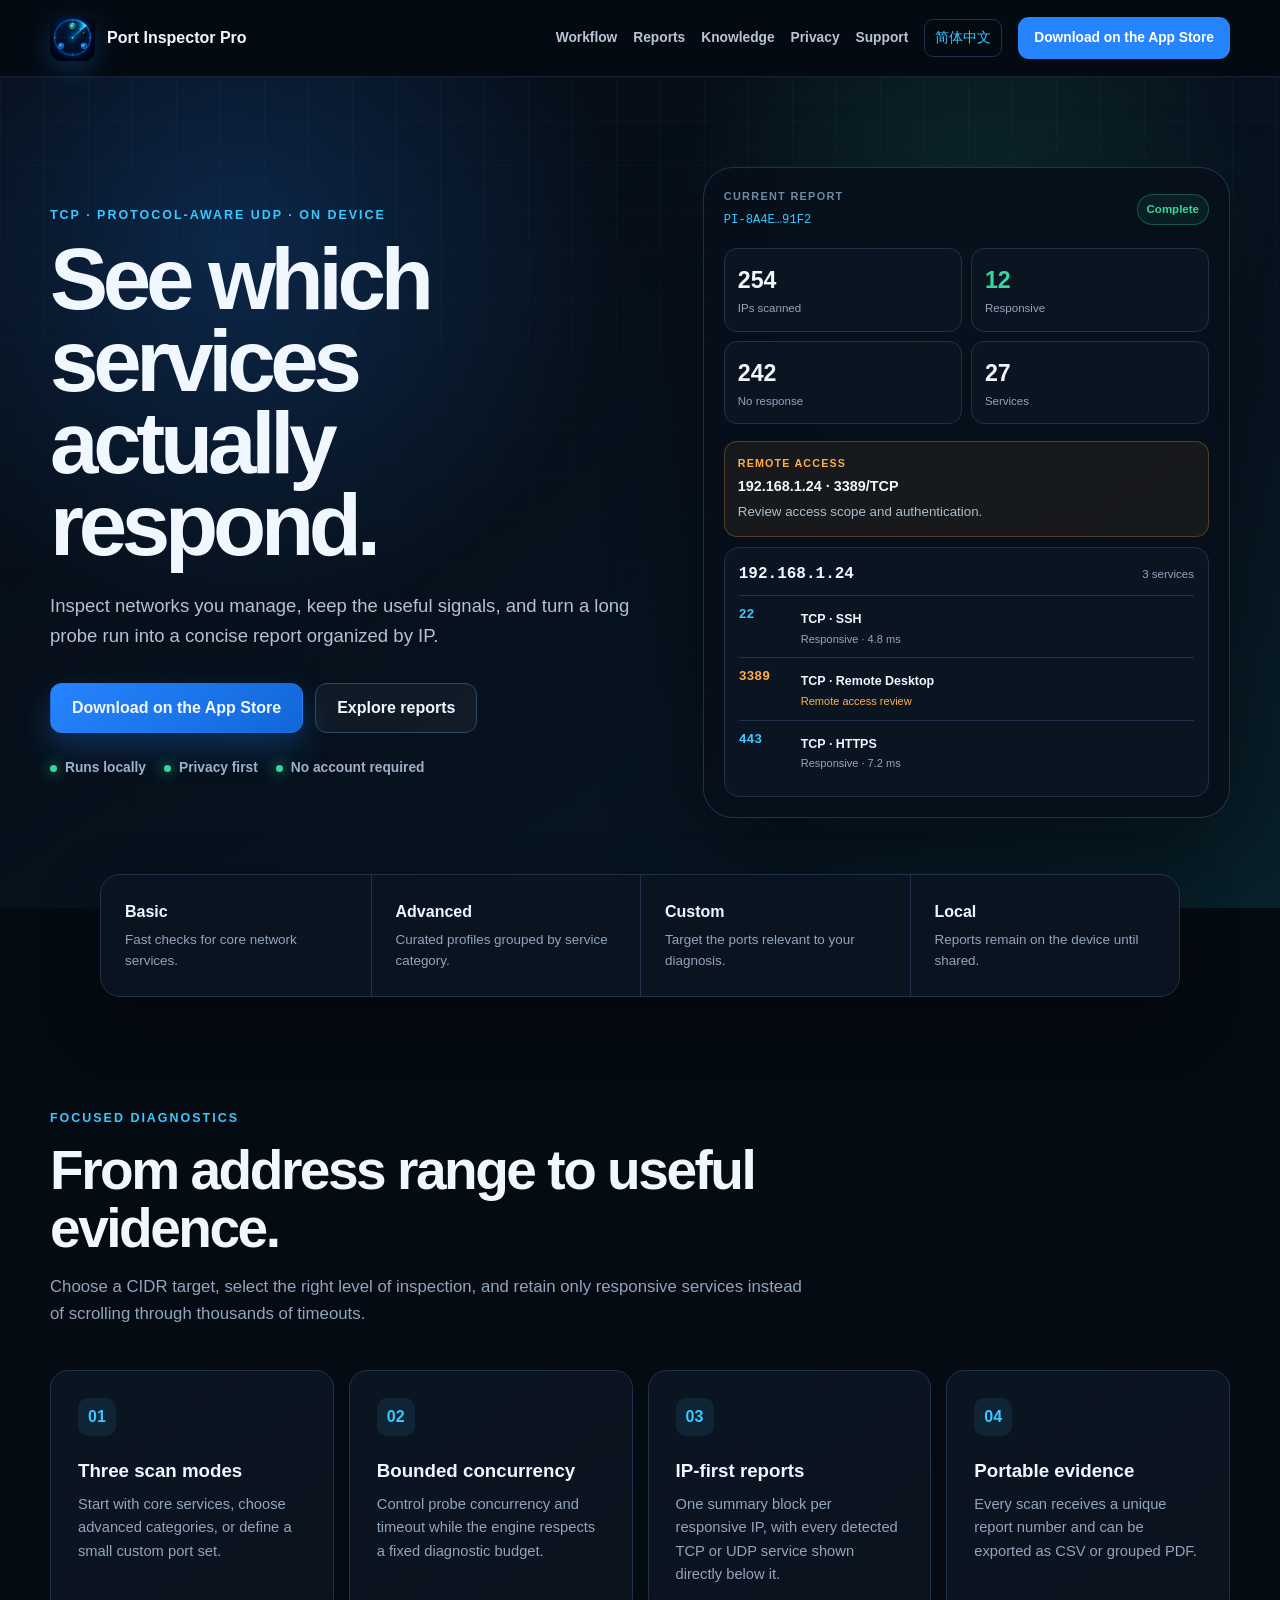
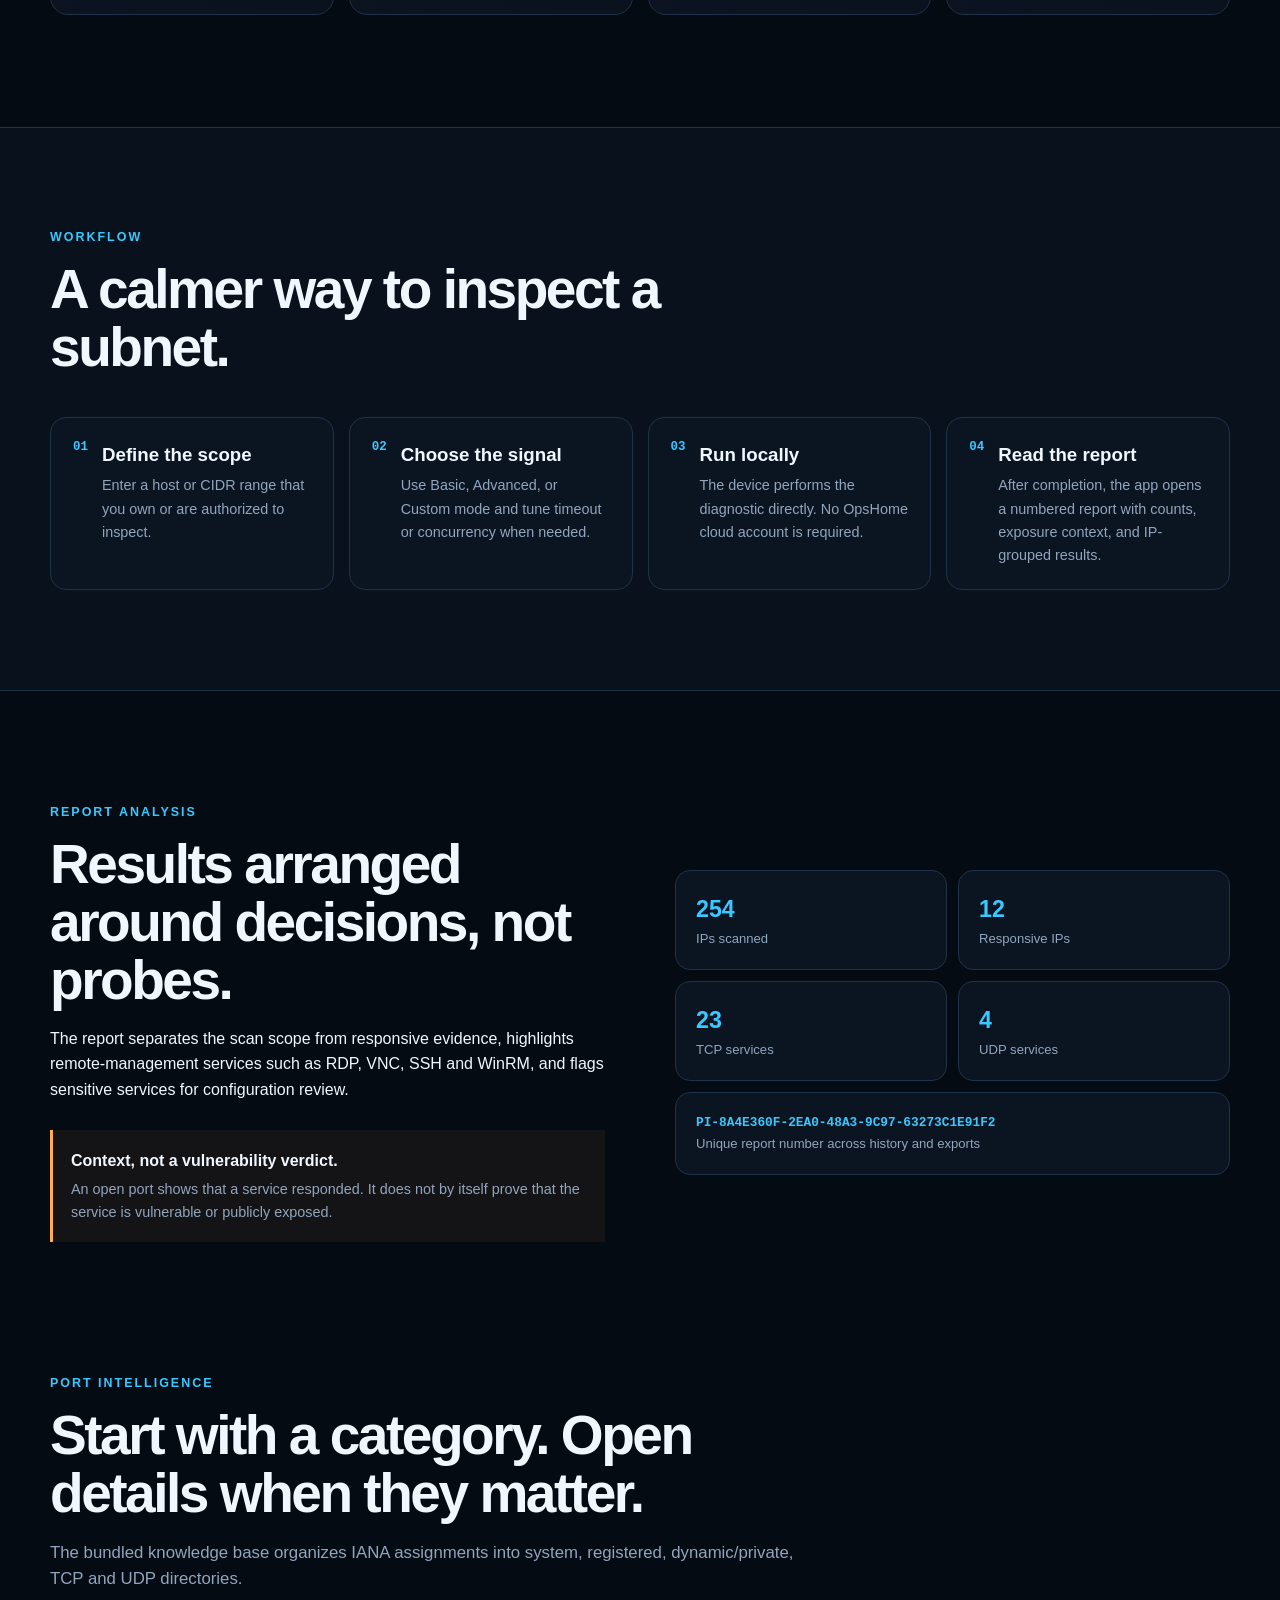
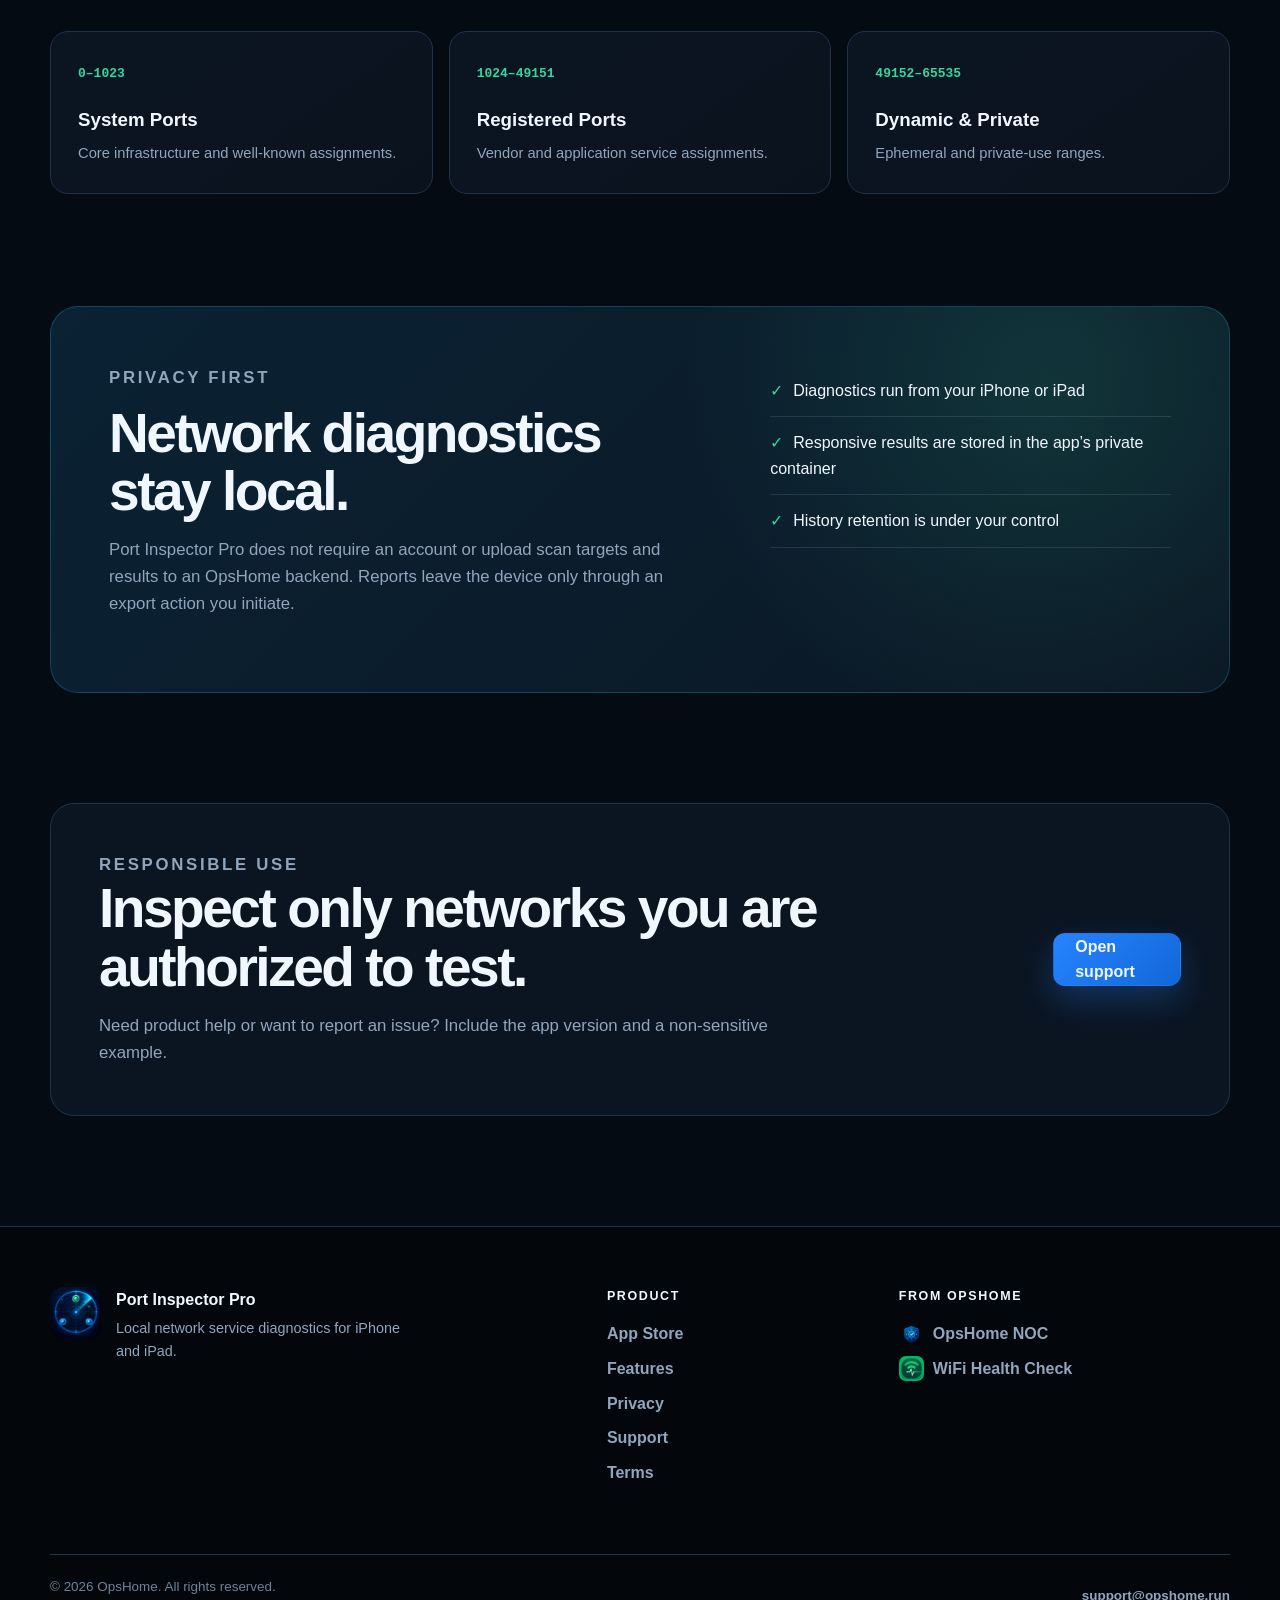
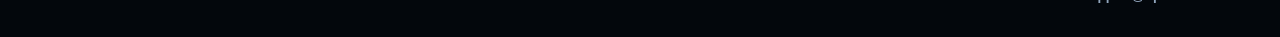
<file: docs/index.html>
<!doctype html>
<html lang="en">
<head>
  <meta charset="utf-8">
  <meta name="viewport" content="width=device-width, initial-scale=1">
  <title>Port Inspector Pro — Local Network Service Diagnostics</title>
  <meta name="description" content="Run focused TCP and protocol-aware UDP diagnostics, review responsive services by IP, and keep every scan report on your iPhone or iPad.">
  <meta name="apple-itunes-app" content="app-id=6818938333">
  <meta name="theme-color" content="#050b13">
  <meta name="robots" content="index,follow,max-image-preview:large">
  <link rel="canonical" href="https://port-inspector.superstat2011.chatgpt.site/">
  <link rel="alternate" hreflang="en" href="https://port-inspector.superstat2011.chatgpt.site/">
  <link rel="alternate" hreflang="zh-Hans" href="https://port-inspector.superstat2011.chatgpt.site/zh-cn/">
  <link rel="alternate" hreflang="x-default" href="https://port-inspector.superstat2011.chatgpt.site/">
  <link rel="icon" type="image/png" href="assets/images/app-logo.png">
  <link rel="apple-touch-icon" href="assets/images/app-logo.png">
  <link rel="manifest" href="site.webmanifest">
  <link rel="stylesheet" href="styles.css">
  <meta property="og:type" content="website">
  <meta property="og:title" content="Port Inspector Pro — Local Network Service Diagnostics">
  <meta property="og:description" content="Responsive-only reports, IP-based summaries, exposure context and an offline IANA knowledge base.">
  <meta property="og:url" content="https://port-inspector.superstat2011.chatgpt.site/">
  <script type="application/ld+json">
  {"@context":"https://schema.org","@type":"SoftwareApplication","name":"Port Inspector Pro","applicationCategory":"UtilitiesApplication","operatingSystem":"iOS 17 or later, iPadOS 17 or later","url":"https://port-inspector.superstat2011.chatgpt.site/","description":"A local TCP and protocol-aware UDP diagnostic app for authorized networks.","featureList":["CIDR target selection","Curated service profiles","Responsive-only reports grouped by IP","Remote-access and sensitive-service context","Bundled IANA port knowledge","CSV and PDF export","On-device storage"],"downloadUrl":"https://apps.apple.com/us/app/port-inspector-pro/id6818938333","installUrl":"https://apps.apple.com/us/app/port-inspector-pro/id6818938333"}
  </script>
</head>
<body>
  <header class="site-header"><div class="nav">
    <a class="brand" href="/" aria-label="Port Inspector Pro home"><img src="assets/images/app-logo.png" alt=""><span>Port Inspector Pro</span></a>
    <button class="menu-button" type="button" aria-label="Open menu" aria-expanded="false" data-menu-button>Menu</button>
    <nav class="nav-menu" aria-label="Primary navigation" data-nav-menu>
      <a href="#workflow">Workflow</a><a href="#reports">Reports</a><a href="#knowledge">Knowledge</a><a href="#privacy">Privacy</a><a href="support/">Support</a><a class="language-link" href="zh-cn/" lang="zh-Hans">简体中文</a>
      <a class="nav-cta" href="https://apps.apple.com/us/app/port-inspector-pro/id6818938333">Download on the App Store</a>
    </nav>
  </div></header>

  <main>
    <section class="hero"><div class="hero-grid">
      <div class="hero-copy">
        <p class="eyebrow">TCP · PROTOCOL-AWARE UDP · ON DEVICE</p>
        <h1>See which services actually respond.</h1>
        <p class="lede">Inspect networks you manage, keep the useful signals, and turn a long probe run into a concise report organized by IP.</p>
        <div class="hero-actions"><a class="button primary" href="https://apps.apple.com/us/app/port-inspector-pro/id6818938333">Download on the App Store</a><a class="button secondary" href="#reports">Explore reports</a></div>
        <div class="trust"><span>Runs locally</span><span>Privacy first</span><span>No account required</span></div>
      </div>

      <div class="product-demo" aria-label="Example Port Inspector Pro report">
        <div class="demo-head"><div><span class="overline">CURRENT REPORT</span><code>PI-8A4E…91F2</code></div><span class="complete">Complete</span></div>
        <div class="metric-grid"><div><strong>254</strong><span>IPs scanned</span></div><div class="good"><strong>12</strong><span>Responsive</span></div><div><strong>242</strong><span>No response</span></div><div><strong>27</strong><span>Services</span></div></div>
        <div class="warning"><span>REMOTE ACCESS</span><strong>192.168.1.24 · 3389/TCP</strong><small>Review access scope and authentication.</small></div>
        <div class="host-card"><div class="host-title"><strong>192.168.1.24</strong><span>3 services</span></div><div class="port"><code>22</code><span><b>TCP · SSH</b><small>Responsive · 4.8 ms</small></span></div><div class="port risk"><code>3389</code><span><b>TCP · Remote Desktop</b><small>Remote access review</small></span></div><div class="port"><code>443</code><span><b>TCP · HTTPS</b><small>Responsive · 7.2 ms</small></span></div></div>
      </div>
    </div></section>

    <section class="metrics" aria-label="Product highlights"><div><strong>Basic</strong><span>Fast checks for core network services.</span></div><div><strong>Advanced</strong><span>Curated profiles grouped by service category.</span></div><div><strong>Custom</strong><span>Target the ports relevant to your diagnosis.</span></div><div><strong>Local</strong><span>Reports remain on the device until shared.</span></div></section>

    <section class="section" id="features"><div class="section-head"><p class="eyebrow">FOCUSED DIAGNOSTICS</p><h2>From address range to useful evidence.</h2><p>Choose a CIDR target, select the right level of inspection, and retain only responsive services instead of scrolling through thousands of timeouts.</p></div>
      <div class="feature-grid"><article><span>01</span><h3>Three scan modes</h3><p>Start with core services, choose advanced categories, or define a small custom port set.</p></article><article><span>02</span><h3>Bounded concurrency</h3><p>Control probe concurrency and timeout while the engine respects a fixed diagnostic budget.</p></article><article><span>03</span><h3>IP-first reports</h3><p>One summary block per responsive IP, with every detected TCP or UDP service shown directly below it.</p></article><article><span>04</span><h3>Portable evidence</h3><p>Every scan receives a unique report number and can be exported as CSV or grouped PDF.</p></article></div>
    </section>

    <section class="dark-band" id="workflow"><div class="band-inner"><div class="section-head"><p class="eyebrow">WORKFLOW</p><h2>A calmer way to inspect a subnet.</h2></div><ol class="steps"><li><span>01</span><div><h3>Define the scope</h3><p>Enter a host or CIDR range that you own or are authorized to inspect.</p></div></li><li><span>02</span><div><h3>Choose the signal</h3><p>Use Basic, Advanced, or Custom mode and tune timeout or concurrency when needed.</p></div></li><li><span>03</span><div><h3>Run locally</h3><p>The device performs the diagnostic directly. No OpsHome cloud account is required.</p></div></li><li><span>04</span><div><h3>Read the report</h3><p>After completion, the app opens a numbered report with counts, exposure context, and IP-grouped results.</p></div></li></ol></div></section>

    <section class="section" id="reports"><div class="split"><div class="section-head"><p class="eyebrow">REPORT ANALYSIS</p><h2>Results arranged around decisions, not probes.</h2><p>The report separates the scan scope from responsive evidence, highlights remote-management services such as RDP, VNC, SSH and WinRM, and flags sensitive services for configuration review.</p><div class="note"><strong>Context, not a vulnerability verdict.</strong><span>An open port shows that a service responded. It does not by itself prove that the service is vulnerable or publicly exposed.</span></div></div><div class="report-list"><div><b>254</b><span>IPs scanned</span></div><div><b>12</b><span>Responsive IPs</span></div><div><b>23</b><span>TCP services</span></div><div><b>4</b><span>UDP services</span></div><div class="wide"><b>PI-8A4E360F-2EA0-48A3-9C97-63273C1E91F2</b><span>Unique report number across history and exports</span></div></div></div></section>

    <section class="section knowledge" id="knowledge"><div class="section-head"><p class="eyebrow">PORT INTELLIGENCE</p><h2>Start with a category. Open details when they matter.</h2><p>The bundled knowledge base organizes IANA assignments into system, registered, dynamic/private, TCP and UDP directories.</p></div><div class="knowledge-grid"><article><code>0–1023</code><h3>System Ports</h3><p>Core infrastructure and well-known assignments.</p></article><article><code>1024–49151</code><h3>Registered Ports</h3><p>Vendor and application service assignments.</p></article><article><code>49152–65535</code><h3>Dynamic &amp; Private</h3><p>Ephemeral and private-use ranges.</p></article></div></section>

    <section class="privacy" id="privacy"><div><p class="eyebrow">PRIVACY FIRST</p><h2>Network diagnostics stay local.</h2><p>Port Inspector Pro does not require an account or upload scan targets and results to an OpsHome backend. Reports leave the device only through an export action you initiate.</p></div><ul><li>Diagnostics run from your iPhone or iPad</li><li>Responsive results are stored in the app’s private container</li><li>History retention is under your control</li></ul></section>

    <section class="cta"><div><p class="eyebrow">RESPONSIBLE USE</p><h2>Inspect only networks you are authorized to test.</h2><p>Need product help or want to report an issue? Include the app version and a non-sensitive example.</p></div><a class="button primary" href="support/">Open support</a></section>
  </main>

  <footer><div class="footer-grid"><div class="footer-brand"><img src="assets/images/app-logo.png" alt=""><div><strong>Port Inspector Pro</strong><span>Local network service diagnostics for iPhone and iPad.</span></div></div><div><h2>Product</h2><a href="https://apps.apple.com/us/app/port-inspector-pro/id6818938333">App Store</a><a href="#features">Features</a><a href="privacy/">Privacy</a><a href="support/">Support</a><a href="terms/">Terms</a></div><div><h2>From OpsHome</h2><a class="product-link" href="https://app.opshome.run/"><img src="assets/images/opshome-noc.png" alt="">OpsHome NOC</a><a class="product-link" href="https://wifi.opshome.run/"><img src="assets/images/wifi-health-check.png" alt="">WiFi Health Check</a></div></div><div class="footer-bottom"><span>© 2026 OpsHome. All rights reserved.</span><a href="mailto:support@opshome.run">support@opshome.run</a></div></footer>
  <script src="assets/js/main.js" defer></script>
</body>
</html>
</file>
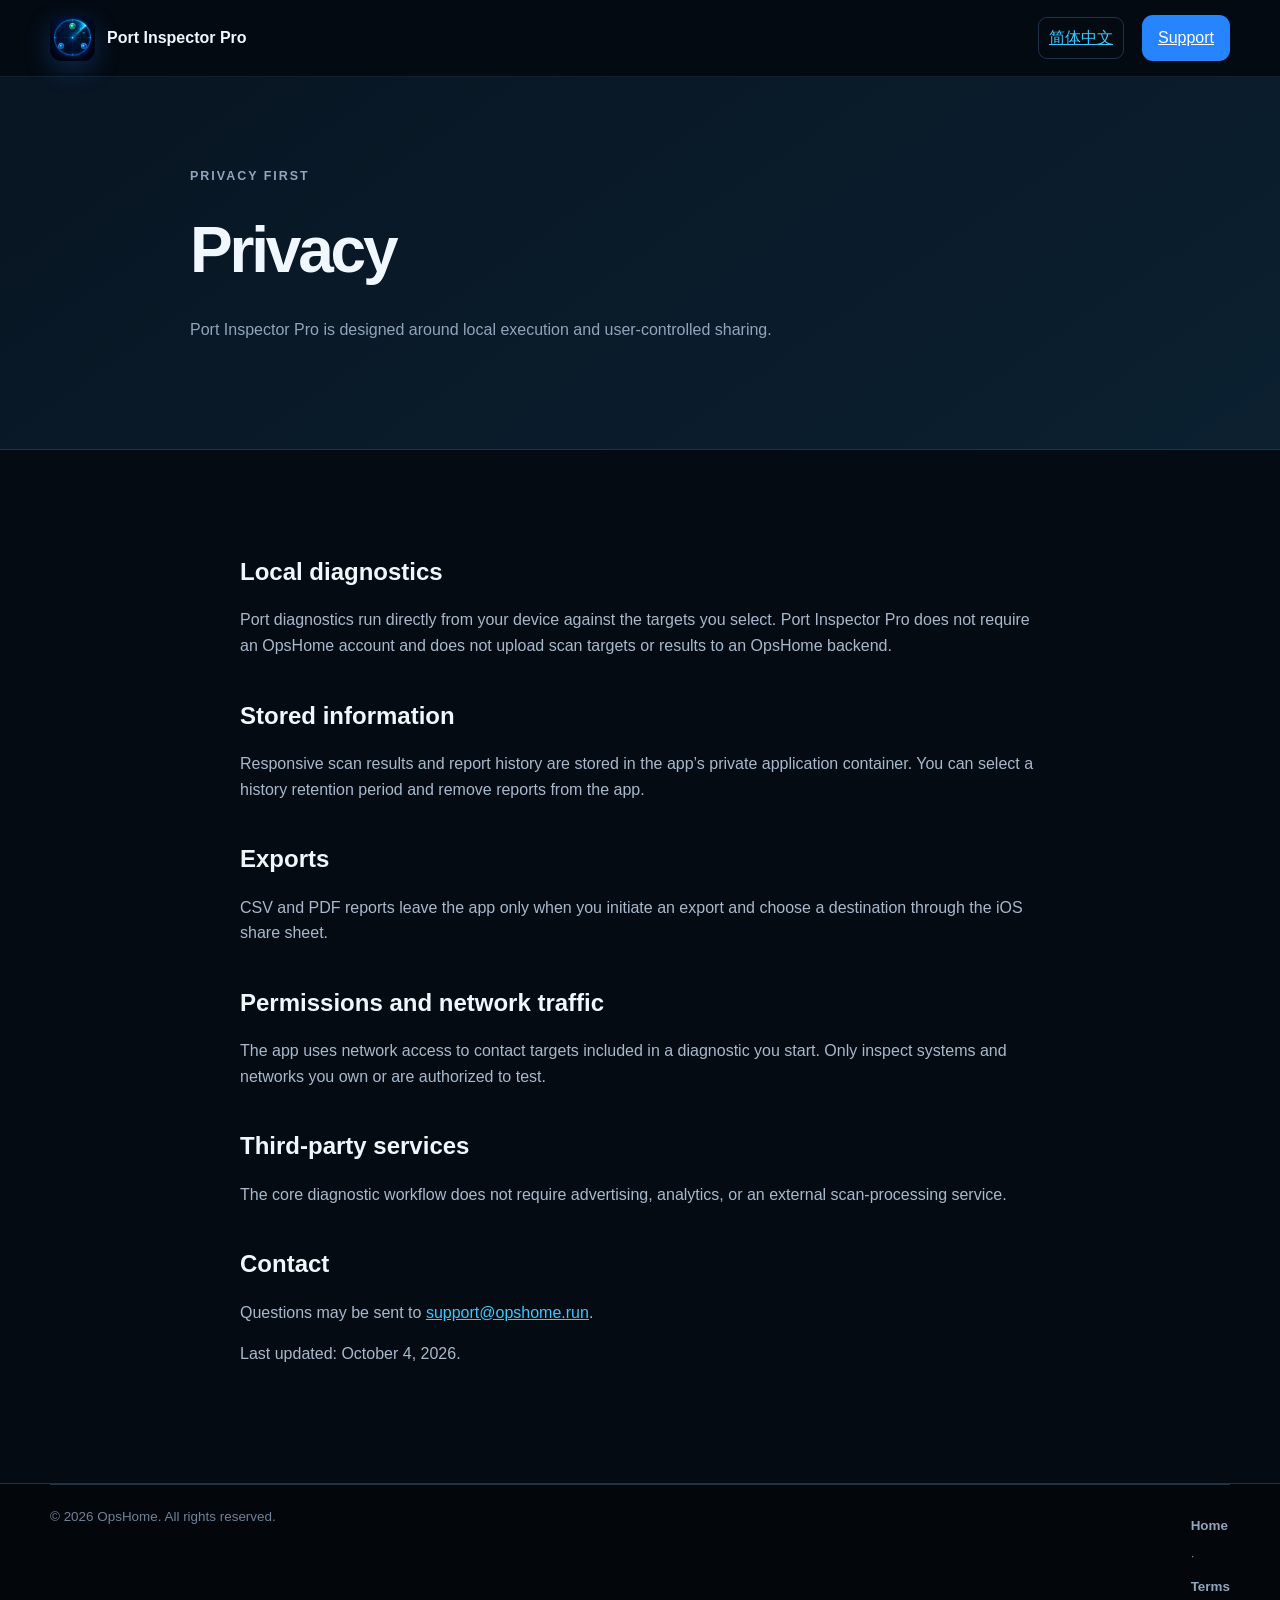
<file: docs/privacy/index.html>
<!doctype html><html lang="en"><head><meta charset="utf-8"><meta name="viewport" content="width=device-width,initial-scale=1"><title>Privacy — Port Inspector Pro</title><meta name="description" content="Port Inspector Pro privacy information."><meta name="theme-color" content="#050b13"><link rel="canonical" href="https://port-inspector.superstat2011.chatgpt.site/privacy/"><link rel="alternate" hreflang="en" href="https://port-inspector.superstat2011.chatgpt.site/privacy/"><link rel="alternate" hreflang="zh-Hans" href="https://port-inspector.superstat2011.chatgpt.site/zh-cn/privacy/"><link rel="icon" type="image/png" href="../assets/images/app-logo.png"><link rel="stylesheet" href="../styles.css"></head><body><header class="site-header"><div class="nav"><a class="brand" href="../"><img src="../assets/images/app-logo.png" alt=""><span>Port Inspector Pro</span></a><a class="language-link" href="../zh-cn/privacy/" lang="zh-Hans">简体中文</a><a class="nav-cta" href="../support/">Support</a></div></header><main><section class="page-hero"><p class="eyebrow">PRIVACY FIRST</p><h1>Privacy</h1><p>Port Inspector Pro is designed around local execution and user-controlled sharing.</p></section><article class="page-content"><h2>Local diagnostics</h2><p>Port diagnostics run directly from your device against the targets you select. Port Inspector Pro does not require an OpsHome account and does not upload scan targets or results to an OpsHome backend.</p><h2>Stored information</h2><p>Responsive scan results and report history are stored in the app’s private application container. You can select a history retention period and remove reports from the app.</p><h2>Exports</h2><p>CSV and PDF reports leave the app only when you initiate an export and choose a destination through the iOS share sheet.</p><h2>Permissions and network traffic</h2><p>The app uses network access to contact targets included in a diagnostic you start. Only inspect systems and networks you own or are authorized to test.</p><h2>Third-party services</h2><p>The core diagnostic workflow does not require advertising, analytics, or an external scan-processing service.</p><h2>Contact</h2><p>Questions may be sent to <a href="mailto:support@opshome.run">support@opshome.run</a>.</p><p>Last updated: October 4, 2026.</p></article></main><footer><div class="footer-bottom"><span>© 2026 OpsHome. All rights reserved.</span><span><a href="../">Home</a> · <a href="../terms/">Terms</a></span></div></footer></body></html>
</file>
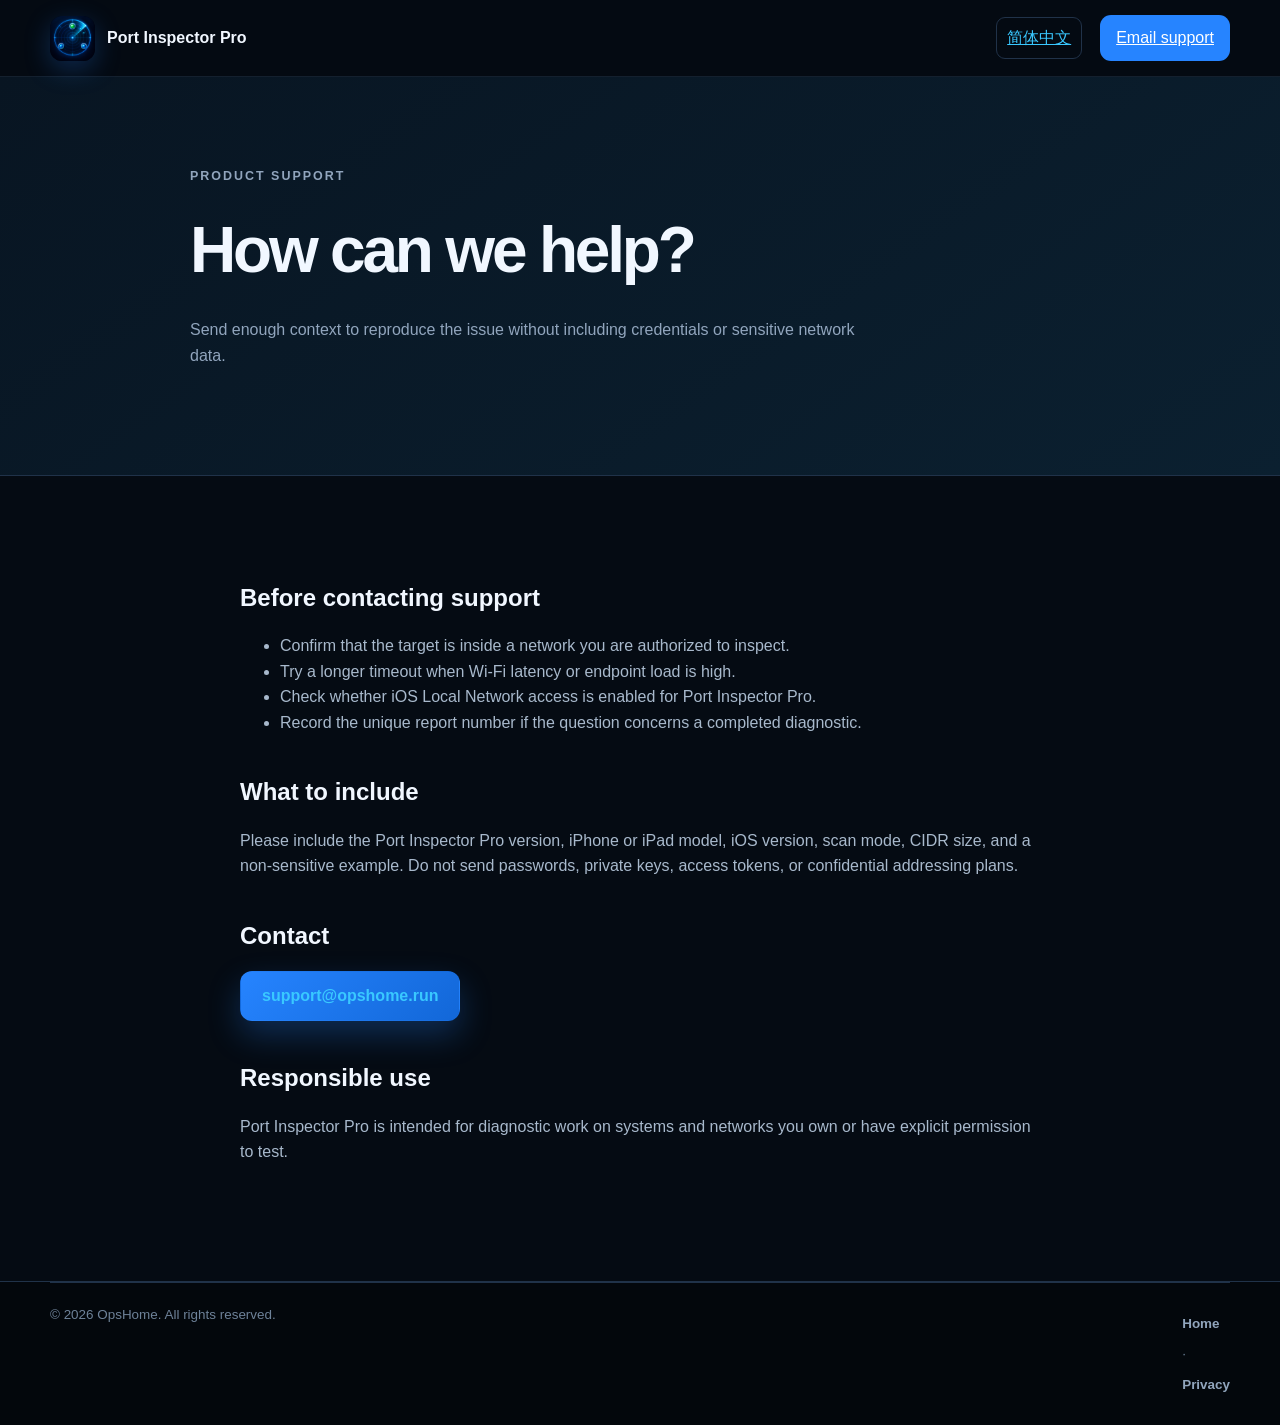
<file: docs/support/index.html>
<!doctype html><html lang="en"><head><meta charset="utf-8"><meta name="viewport" content="width=device-width,initial-scale=1"><title>Support — Port Inspector Pro</title><meta name="description" content="Get help with Port Inspector Pro."><meta name="theme-color" content="#050b13"><link rel="canonical" href="https://port-inspector.superstat2011.chatgpt.site/support/"><link rel="alternate" hreflang="en" href="https://port-inspector.superstat2011.chatgpt.site/support/"><link rel="alternate" hreflang="zh-Hans" href="https://port-inspector.superstat2011.chatgpt.site/zh-cn/support/"><link rel="icon" type="image/png" href="../assets/images/app-logo.png"><link rel="stylesheet" href="../styles.css"></head><body><header class="site-header"><div class="nav"><a class="brand" href="../"><img src="../assets/images/app-logo.png" alt=""><span>Port Inspector Pro</span></a><a class="language-link" href="../zh-cn/support/" lang="zh-Hans">简体中文</a><a class="nav-cta" href="mailto:support@opshome.run?subject=Port%20Inspector%20Pro%20Support">Email support</a></div></header><main><section class="page-hero"><p class="eyebrow">PRODUCT SUPPORT</p><h1>How can we help?</h1><p>Send enough context to reproduce the issue without including credentials or sensitive network data.</p></section><article class="page-content"><h2>Before contacting support</h2><ul><li>Confirm that the target is inside a network you are authorized to inspect.</li><li>Try a longer timeout when Wi-Fi latency or endpoint load is high.</li><li>Check whether iOS Local Network access is enabled for Port Inspector Pro.</li><li>Record the unique report number if the question concerns a completed diagnostic.</li></ul><h2>What to include</h2><p>Please include the Port Inspector Pro version, iPhone or iPad model, iOS version, scan mode, CIDR size, and a non-sensitive example. Do not send passwords, private keys, access tokens, or confidential addressing plans.</p><h2>Contact</h2><p><a class="button primary" href="mailto:support@opshome.run?subject=Port%20Inspector%20Pro%20Support">support@opshome.run</a></p><h2>Responsible use</h2><p>Port Inspector Pro is intended for diagnostic work on systems and networks you own or have explicit permission to test.</p></article></main><footer><div class="footer-bottom"><span>© 2026 OpsHome. All rights reserved.</span><span><a href="../">Home</a> · <a href="../privacy/">Privacy</a></span></div></footer></body></html>
</file>
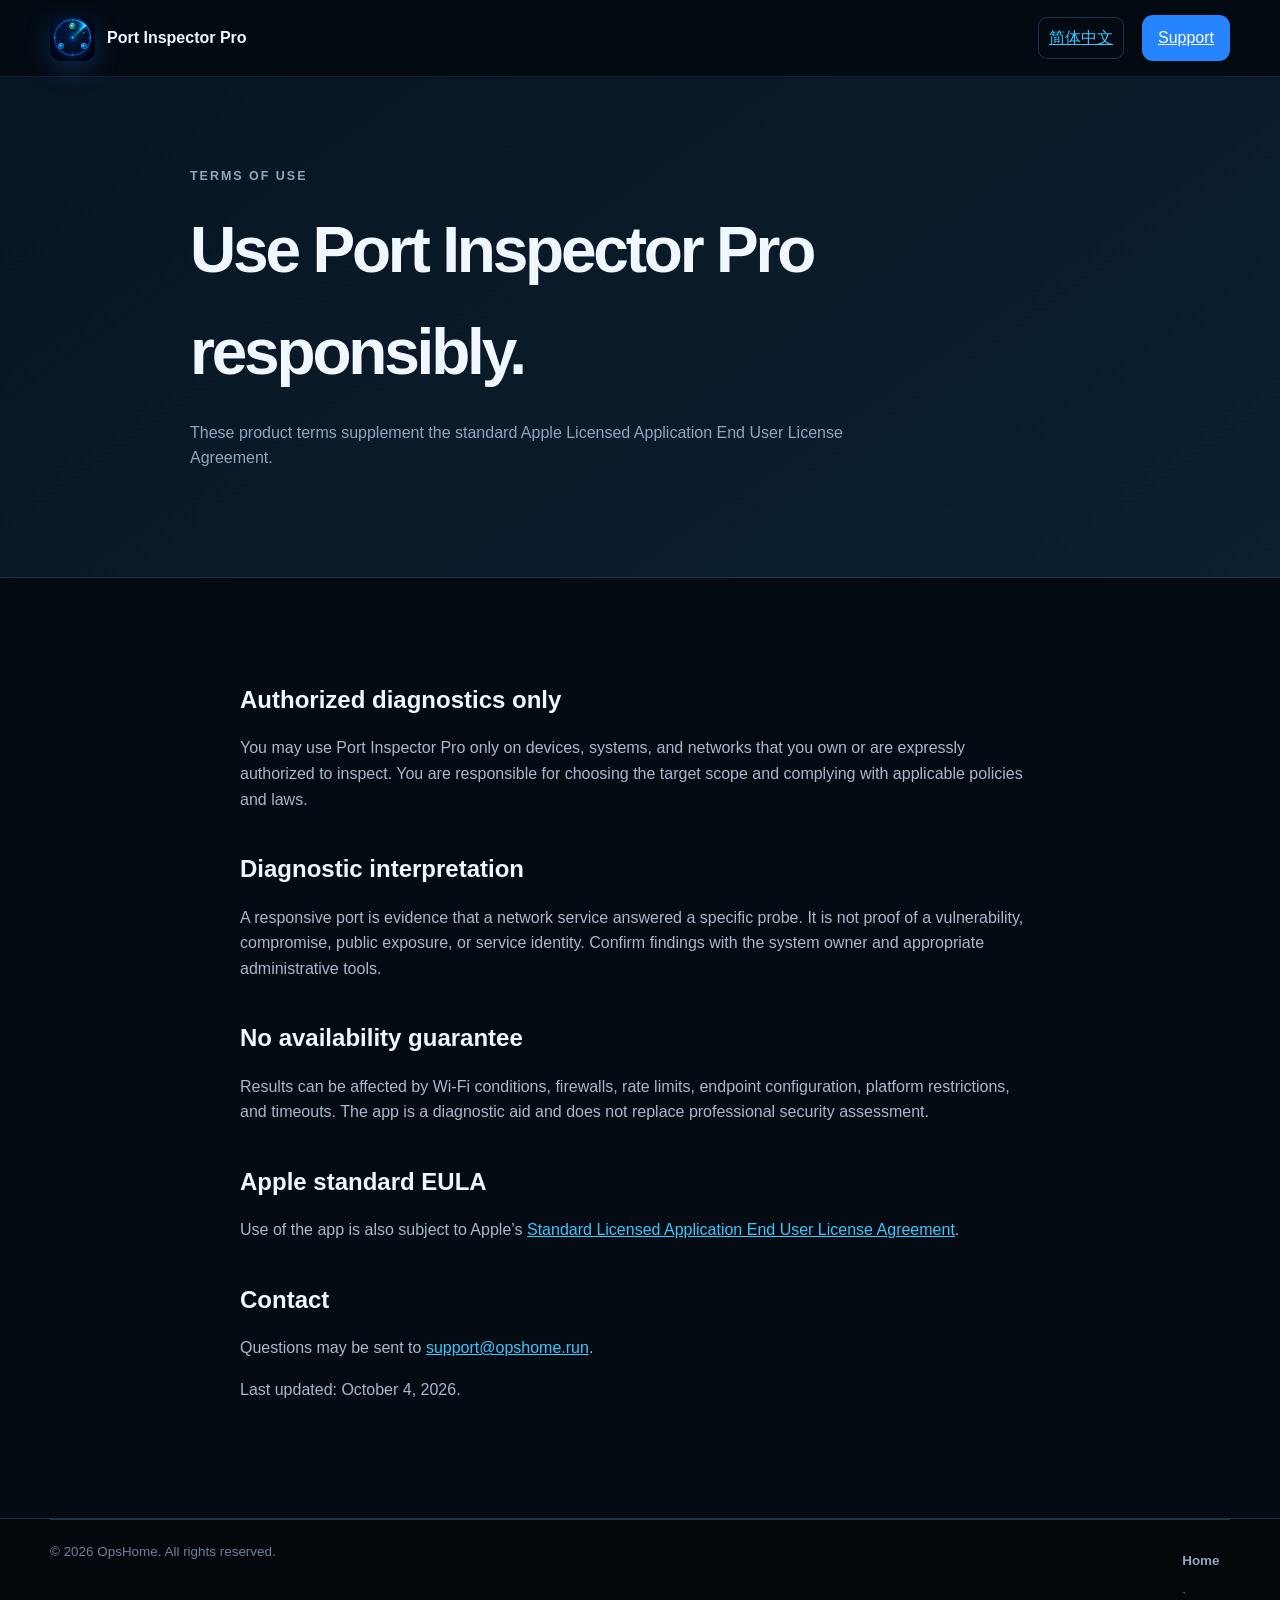
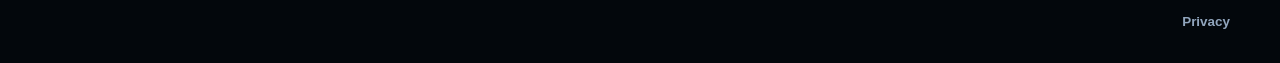
<file: docs/terms/index.html>
<!doctype html><html lang="en"><head><meta charset="utf-8"><meta name="viewport" content="width=device-width,initial-scale=1"><title>Terms — Port Inspector Pro</title><meta name="description" content="Port Inspector Pro terms of use."><meta name="theme-color" content="#050b13"><link rel="canonical" href="https://port-inspector.superstat2011.chatgpt.site/terms/"><link rel="alternate" hreflang="en" href="https://port-inspector.superstat2011.chatgpt.site/terms/"><link rel="alternate" hreflang="zh-Hans" href="https://port-inspector.superstat2011.chatgpt.site/zh-cn/terms/"><link rel="icon" type="image/png" href="../assets/images/app-logo.png"><link rel="stylesheet" href="../styles.css"></head><body><header class="site-header"><div class="nav"><a class="brand" href="../"><img src="../assets/images/app-logo.png" alt=""><span>Port Inspector Pro</span></a><a class="language-link" href="../zh-cn/terms/" lang="zh-Hans">简体中文</a><a class="nav-cta" href="../support/">Support</a></div></header><main><section class="page-hero"><p class="eyebrow">TERMS OF USE</p><h1>Use Port Inspector Pro responsibly.</h1><p>These product terms supplement the standard Apple Licensed Application End User License Agreement.</p></section><article class="page-content"><h2>Authorized diagnostics only</h2><p>You may use Port Inspector Pro only on devices, systems, and networks that you own or are expressly authorized to inspect. You are responsible for choosing the target scope and complying with applicable policies and laws.</p><h2>Diagnostic interpretation</h2><p>A responsive port is evidence that a network service answered a specific probe. It is not proof of a vulnerability, compromise, public exposure, or service identity. Confirm findings with the system owner and appropriate administrative tools.</p><h2>No availability guarantee</h2><p>Results can be affected by Wi-Fi conditions, firewalls, rate limits, endpoint configuration, platform restrictions, and timeouts. The app is a diagnostic aid and does not replace professional security assessment.</p><h2>Apple standard EULA</h2><p>Use of the app is also subject to Apple’s <a href="https://www.apple.com/legal/internet-services/itunes/dev/stdeula/">Standard Licensed Application End User License Agreement</a>.</p><h2>Contact</h2><p>Questions may be sent to <a href="mailto:support@opshome.run">support@opshome.run</a>.</p><p>Last updated: October 4, 2026.</p></article></main><footer><div class="footer-bottom"><span>© 2026 OpsHome. All rights reserved.</span><span><a href="../">Home</a> · <a href="../privacy/">Privacy</a></span></div></footer></body></html>
</file>
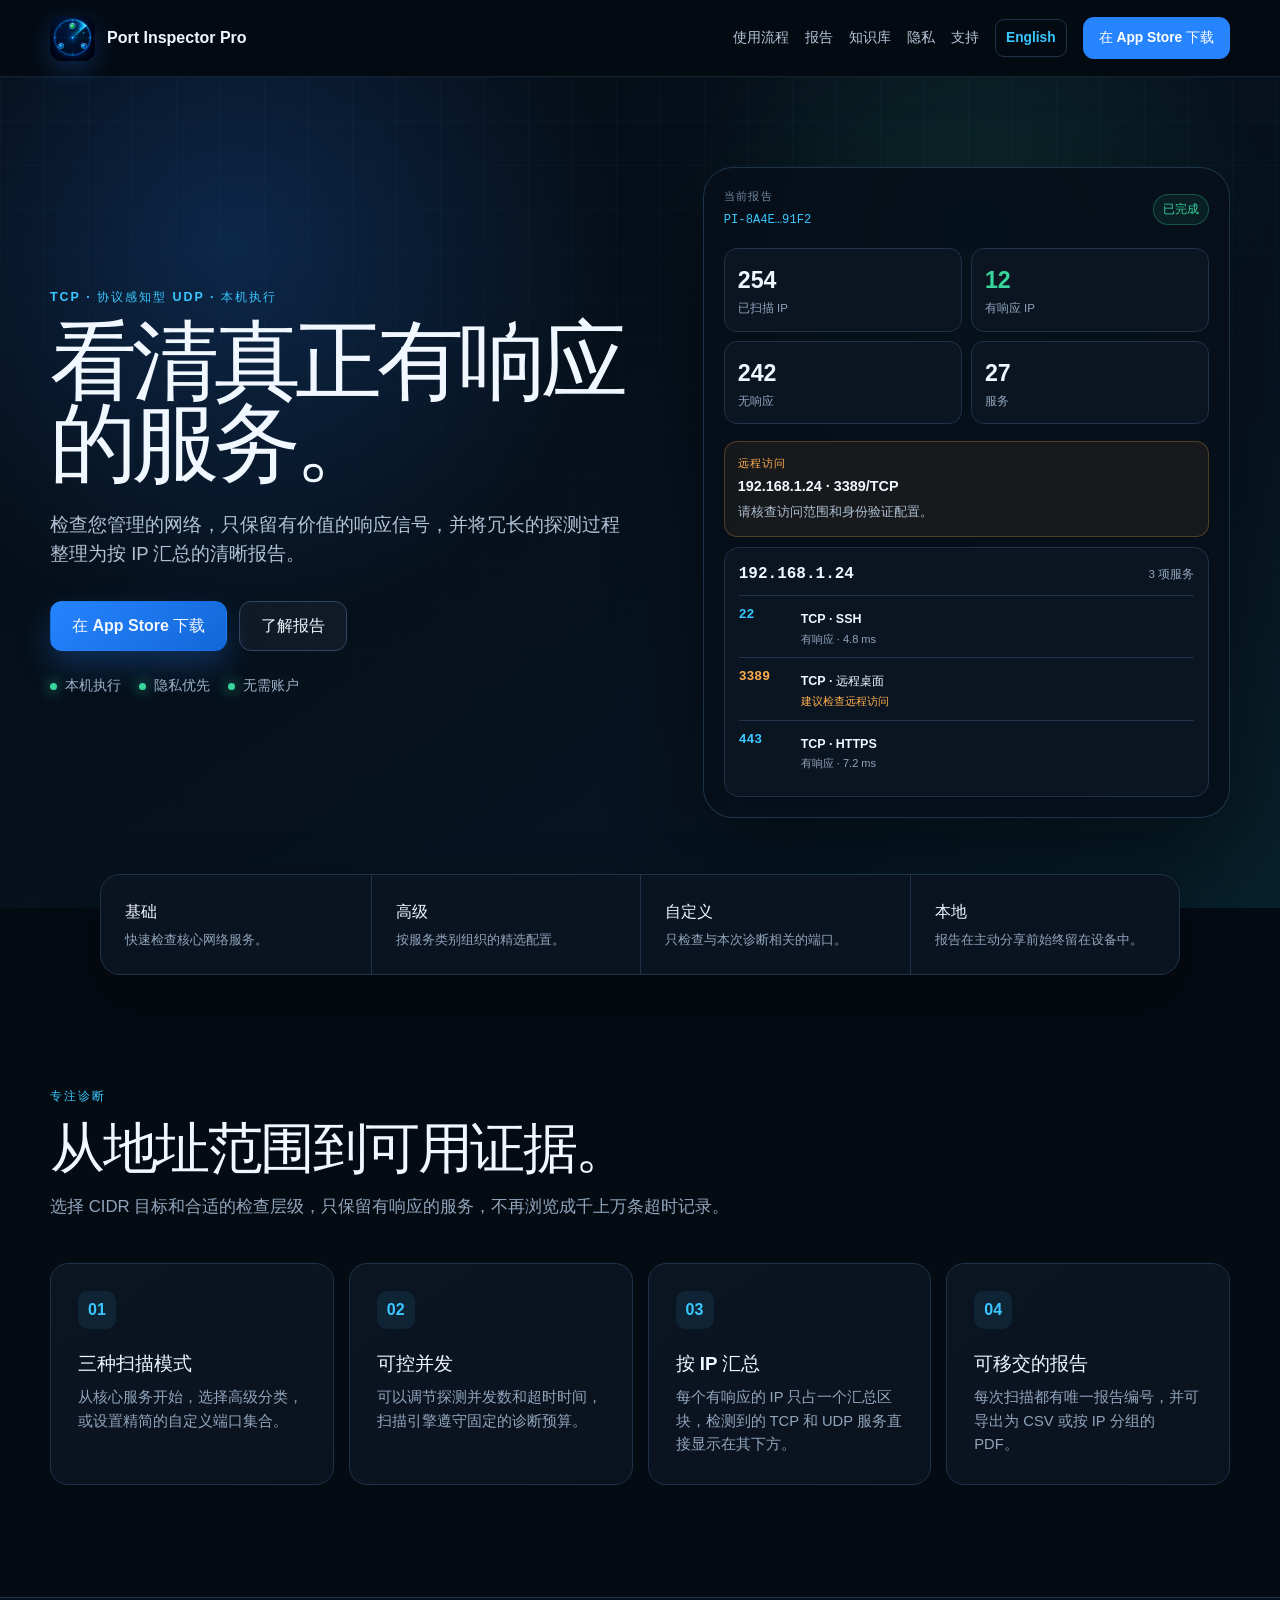
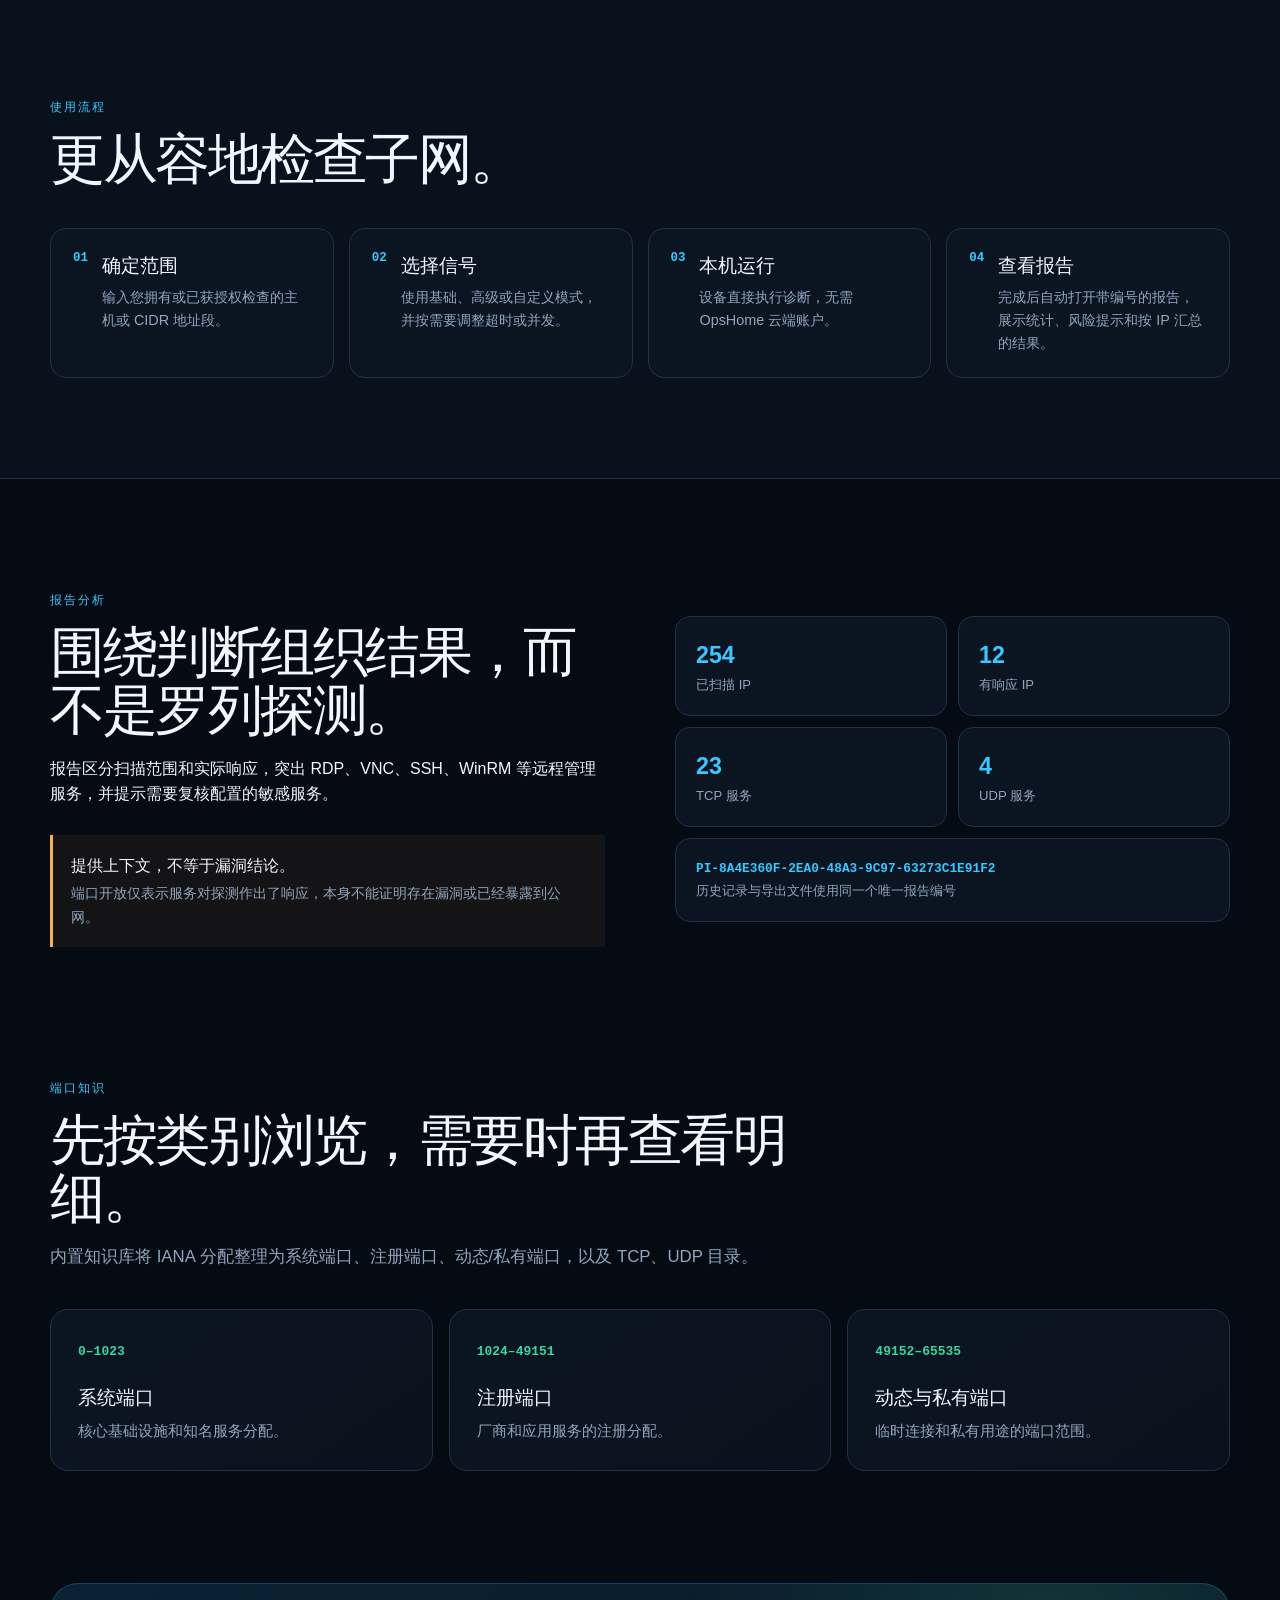
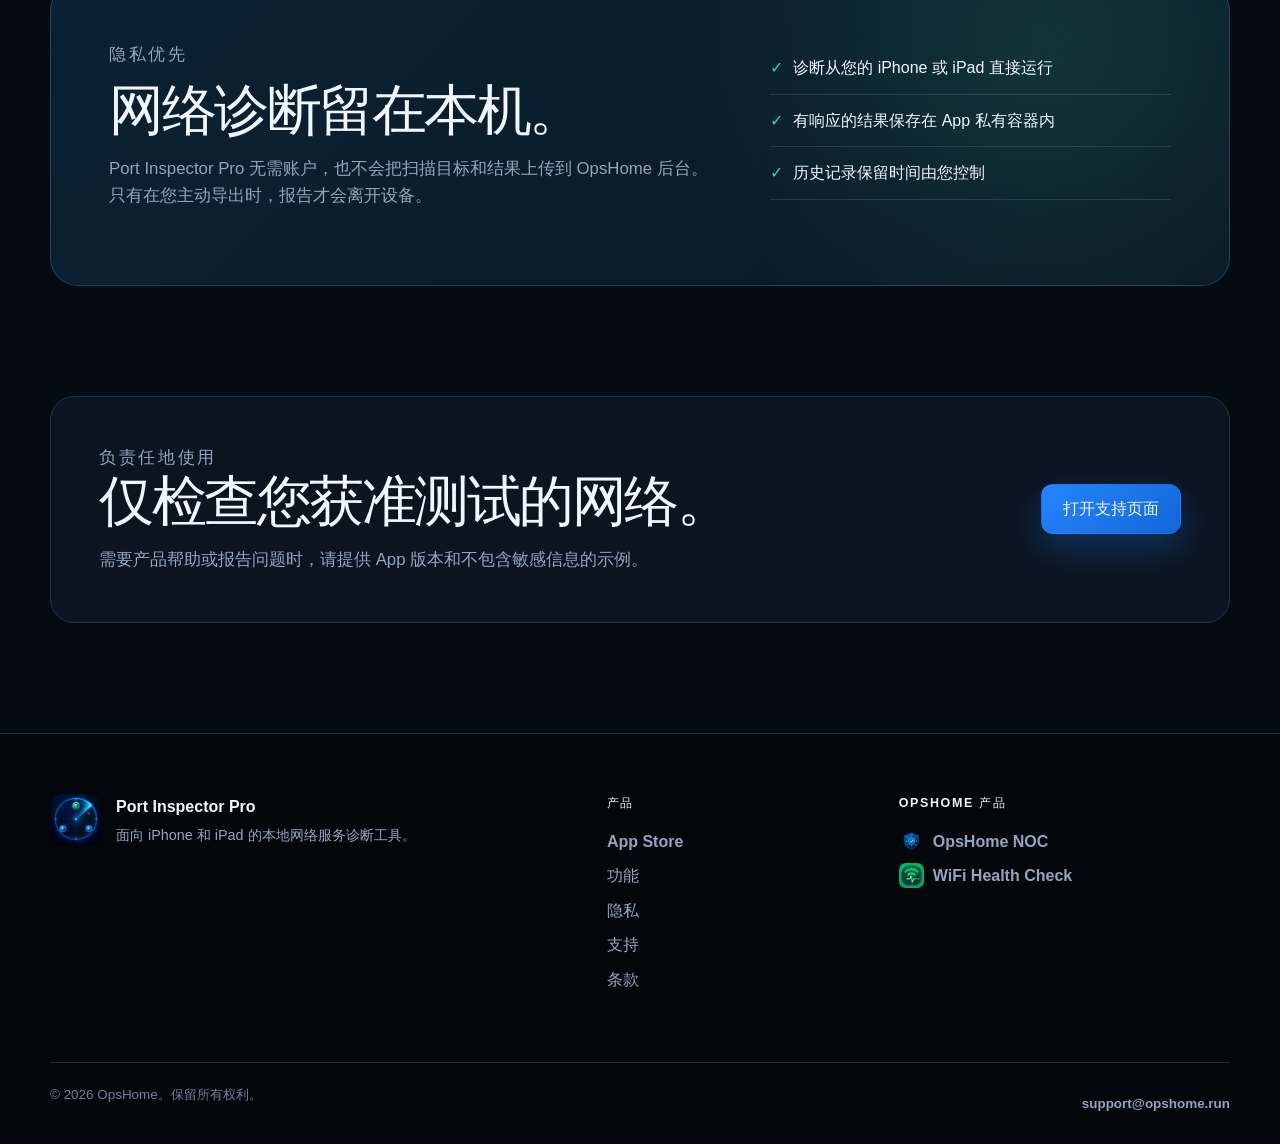
<file: docs/zh-cn/index.html>
<!doctype html>
<html lang="zh-Hans">
<head>
  <meta charset="utf-8">
  <meta name="viewport" content="width=device-width, initial-scale=1">
  <title>Port Inspector Pro — 本地网络服务诊断</title>
  <meta name="description" content="在 iPhone 和 iPad 上执行 TCP 与协议感知型 UDP 诊断，按 IP 汇总有响应的服务，扫描报告仅保存在本机。">
  <meta name="apple-itunes-app" content="app-id=6818938333">
  <meta name="theme-color" content="#050b13">
  <meta name="robots" content="index,follow,max-image-preview:large">
  <link rel="canonical" href="https://port-inspector.superstat2011.chatgpt.site/zh-cn/">
  <link rel="alternate" hreflang="en" href="https://port-inspector.superstat2011.chatgpt.site/">
  <link rel="alternate" hreflang="zh-Hans" href="https://port-inspector.superstat2011.chatgpt.site/zh-cn/">
  <link rel="alternate" hreflang="x-default" href="https://port-inspector.superstat2011.chatgpt.site/">
  <link rel="icon" type="image/png" href="../assets/images/app-logo.png">
  <link rel="apple-touch-icon" href="../assets/images/app-logo.png">
  <link rel="stylesheet" href="../styles.css">
</head>
<body>
  <header class="site-header"><div class="nav">
    <a class="brand" href="./" aria-label="Port Inspector Pro 首页"><img src="../assets/images/app-logo.png" alt=""><span>Port Inspector Pro</span></a>
    <button class="menu-button" type="button" aria-label="打开菜单" aria-expanded="false" data-menu-button>菜单</button>
    <nav class="nav-menu" aria-label="主导航" data-nav-menu>
      <a href="#workflow">使用流程</a><a href="#reports">报告</a><a href="#knowledge">知识库</a><a href="#privacy">隐私</a><a href="support/">支持</a><a class="language-link" href="../" lang="en">English</a>
      <a class="nav-cta" href="https://apps.apple.com/us/app/port-inspector-pro/id6818938333">在 App Store 下载</a>
    </nav>
  </div></header>

  <main>
    <section class="hero"><div class="hero-grid">
      <div class="hero-copy">
        <p class="eyebrow">TCP · 协议感知型 UDP · 本机执行</p>
        <h1>看清真正有响应的服务。</h1>
        <p class="lede">检查您管理的网络，只保留有价值的响应信号，并将冗长的探测过程整理为按 IP 汇总的清晰报告。</p>
        <div class="hero-actions"><a class="button primary" href="https://apps.apple.com/us/app/port-inspector-pro/id6818938333">在 App Store 下载</a><a class="button secondary" href="#reports">了解报告</a></div>
        <div class="trust"><span>本机执行</span><span>隐私优先</span><span>无需账户</span></div>
      </div>
      <div class="product-demo" aria-label="Port Inspector Pro 报告示例">
        <div class="demo-head"><div><span class="overline">当前报告</span><code>PI-8A4E…91F2</code></div><span class="complete">已完成</span></div>
        <div class="metric-grid"><div><strong>254</strong><span>已扫描 IP</span></div><div class="good"><strong>12</strong><span>有响应 IP</span></div><div><strong>242</strong><span>无响应</span></div><div><strong>27</strong><span>服务</span></div></div>
        <div class="warning"><span>远程访问</span><strong>192.168.1.24 · 3389/TCP</strong><small>请核查访问范围和身份验证配置。</small></div>
        <div class="host-card"><div class="host-title"><strong>192.168.1.24</strong><span>3 项服务</span></div><div class="port"><code>22</code><span><b>TCP · SSH</b><small>有响应 · 4.8 ms</small></span></div><div class="port risk"><code>3389</code><span><b>TCP · 远程桌面</b><small>建议检查远程访问</small></span></div><div class="port"><code>443</code><span><b>TCP · HTTPS</b><small>有响应 · 7.2 ms</small></span></div></div>
      </div>
    </div></section>

    <section class="metrics" aria-label="产品亮点"><div><strong>基础</strong><span>快速检查核心网络服务。</span></div><div><strong>高级</strong><span>按服务类别组织的精选配置。</span></div><div><strong>自定义</strong><span>只检查与本次诊断相关的端口。</span></div><div><strong>本地</strong><span>报告在主动分享前始终留在设备中。</span></div></section>

    <section class="section" id="features"><div class="section-head"><p class="eyebrow">专注诊断</p><h2>从地址范围到可用证据。</h2><p>选择 CIDR 目标和合适的检查层级，只保留有响应的服务，不再浏览成千上万条超时记录。</p></div>
      <div class="feature-grid"><article><span>01</span><h3>三种扫描模式</h3><p>从核心服务开始，选择高级分类，或设置精简的自定义端口集合。</p></article><article><span>02</span><h3>可控并发</h3><p>可以调节探测并发数和超时时间，扫描引擎遵守固定的诊断预算。</p></article><article><span>03</span><h3>按 IP 汇总</h3><p>每个有响应的 IP 只占一个汇总区块，检测到的 TCP 和 UDP 服务直接显示在其下方。</p></article><article><span>04</span><h3>可移交的报告</h3><p>每次扫描都有唯一报告编号，并可导出为 CSV 或按 IP 分组的 PDF。</p></article></div>
    </section>

    <section class="dark-band" id="workflow"><div class="band-inner"><div class="section-head"><p class="eyebrow">使用流程</p><h2>更从容地检查子网。</h2></div><ol class="steps"><li><span>01</span><div><h3>确定范围</h3><p>输入您拥有或已获授权检查的主机或 CIDR 地址段。</p></div></li><li><span>02</span><div><h3>选择信号</h3><p>使用基础、高级或自定义模式，并按需要调整超时或并发。</p></div></li><li><span>03</span><div><h3>本机运行</h3><p>设备直接执行诊断，无需 OpsHome 云端账户。</p></div></li><li><span>04</span><div><h3>查看报告</h3><p>完成后自动打开带编号的报告，展示统计、风险提示和按 IP 汇总的结果。</p></div></li></ol></div></section>

    <section class="section" id="reports"><div class="split"><div class="section-head"><p class="eyebrow">报告分析</p><h2>围绕判断组织结果，而不是罗列探测。</h2><p>报告区分扫描范围和实际响应，突出 RDP、VNC、SSH、WinRM 等远程管理服务，并提示需要复核配置的敏感服务。</p><div class="note"><strong>提供上下文，不等于漏洞结论。</strong><span>端口开放仅表示服务对探测作出了响应，本身不能证明存在漏洞或已经暴露到公网。</span></div></div><div class="report-list"><div><b>254</b><span>已扫描 IP</span></div><div><b>12</b><span>有响应 IP</span></div><div><b>23</b><span>TCP 服务</span></div><div><b>4</b><span>UDP 服务</span></div><div class="wide"><b>PI-8A4E360F-2EA0-48A3-9C97-63273C1E91F2</b><span>历史记录与导出文件使用同一个唯一报告编号</span></div></div></div></section>

    <section class="section knowledge" id="knowledge"><div class="section-head"><p class="eyebrow">端口知识</p><h2>先按类别浏览，需要时再查看明细。</h2><p>内置知识库将 IANA 分配整理为系统端口、注册端口、动态/私有端口，以及 TCP、UDP 目录。</p></div><div class="knowledge-grid"><article><code>0–1023</code><h3>系统端口</h3><p>核心基础设施和知名服务分配。</p></article><article><code>1024–49151</code><h3>注册端口</h3><p>厂商和应用服务的注册分配。</p></article><article><code>49152–65535</code><h3>动态与私有端口</h3><p>临时连接和私有用途的端口范围。</p></article></div></section>

    <section class="privacy" id="privacy"><div><p class="eyebrow">隐私优先</p><h2>网络诊断留在本机。</h2><p>Port Inspector Pro 无需账户，也不会把扫描目标和结果上传到 OpsHome 后台。只有在您主动导出时，报告才会离开设备。</p></div><ul><li>诊断从您的 iPhone 或 iPad 直接运行</li><li>有响应的结果保存在 App 私有容器内</li><li>历史记录保留时间由您控制</li></ul></section>

    <section class="cta"><div><p class="eyebrow">负责任地使用</p><h2>仅检查您获准测试的网络。</h2><p>需要产品帮助或报告问题时，请提供 App 版本和不包含敏感信息的示例。</p></div><a class="button primary" href="support/">打开支持页面</a></section>
  </main>

  <footer><div class="footer-grid"><div class="footer-brand"><img src="../assets/images/app-logo.png" alt=""><div><strong>Port Inspector Pro</strong><span>面向 iPhone 和 iPad 的本地网络服务诊断工具。</span></div></div><div><h2>产品</h2><a href="https://apps.apple.com/us/app/port-inspector-pro/id6818938333">App Store</a><a href="#features">功能</a><a href="privacy/">隐私</a><a href="support/">支持</a><a href="terms/">条款</a></div><div><h2>OpsHome 产品</h2><a class="product-link" href="https://apps.apple.com/app/id6763890679"><img src="../assets/images/opshome-noc.png" alt="">OpsHome NOC</a><a class="product-link" href="https://apps.apple.com/app/id6791147190"><img src="../assets/images/wifi-health-check.png" alt="">WiFi Health Check</a></div></div><div class="footer-bottom"><span>© 2026 OpsHome。保留所有权利。</span><a href="mailto:support@opshome.run">support@opshome.run</a></div></footer>
  <script src="../assets/js/main.js" defer></script>
</body>
</html>
</file>
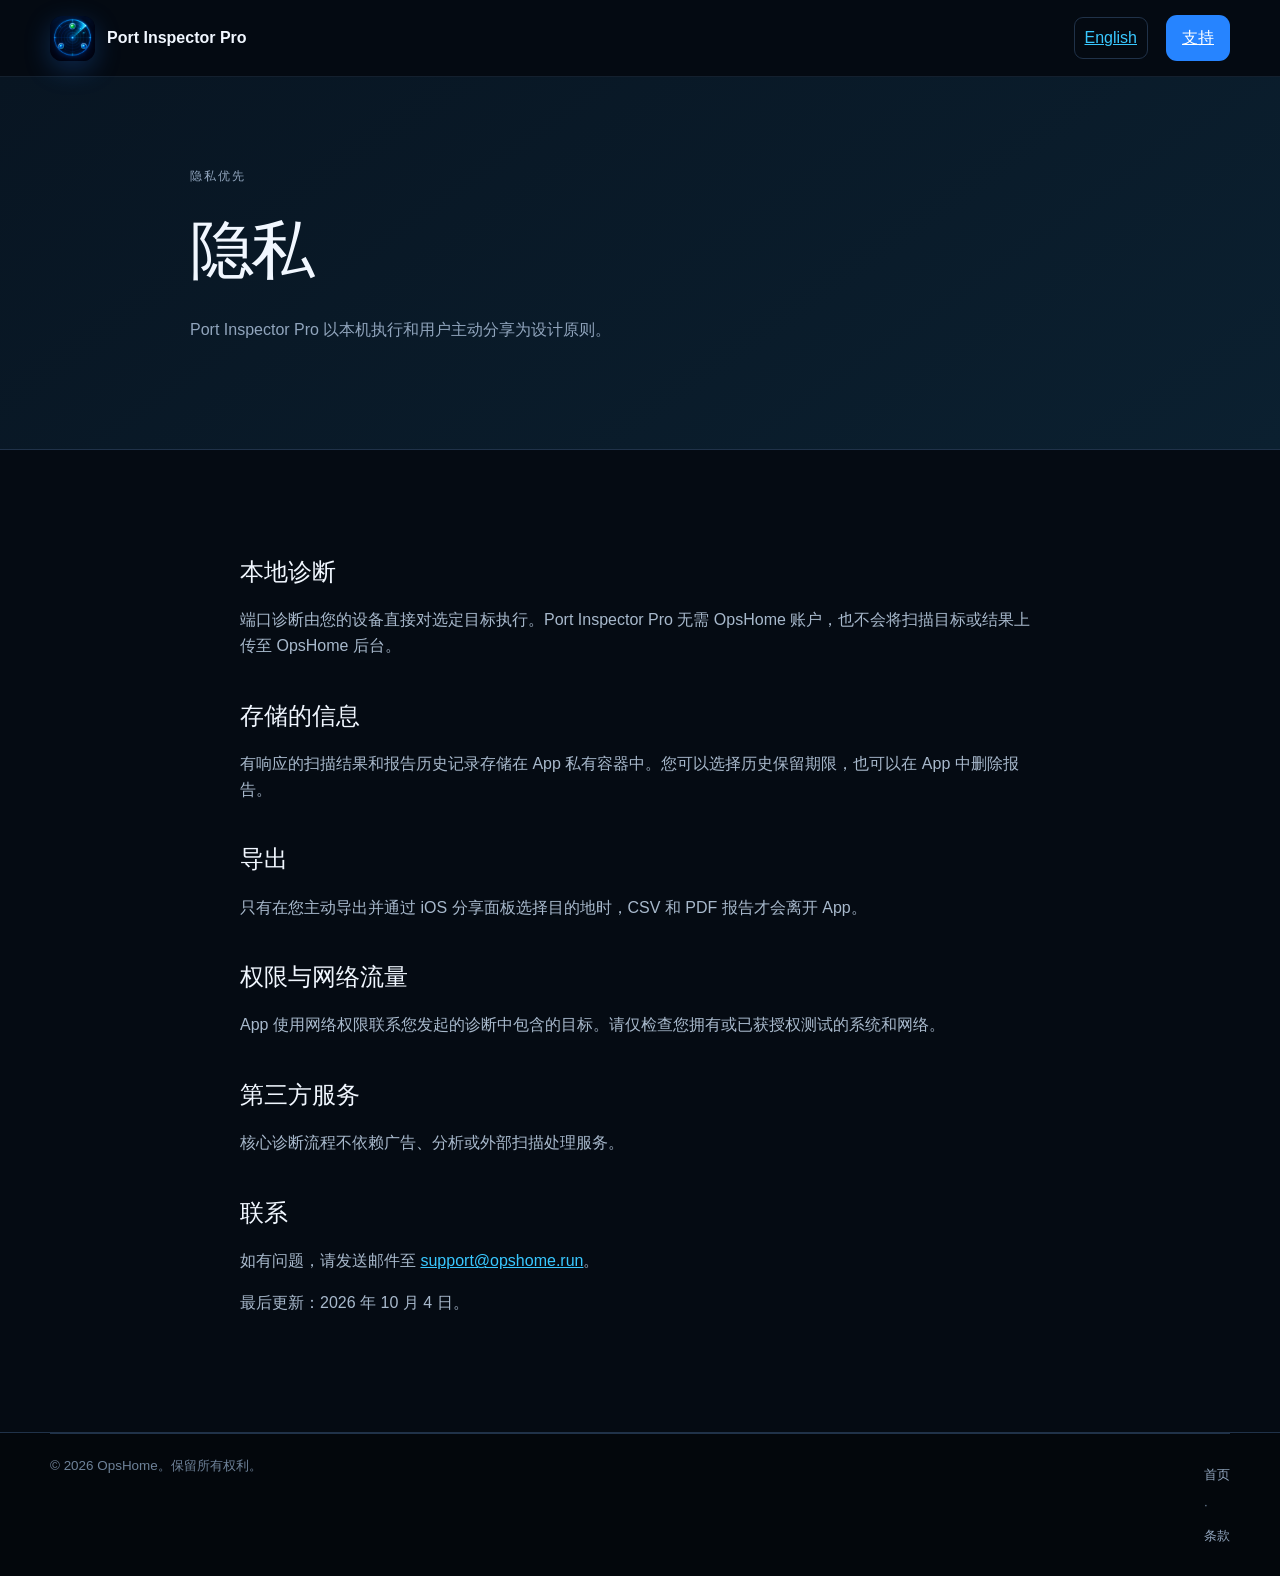
<file: docs/zh-cn/privacy/index.html>
<!doctype html><html lang="zh-Hans"><head><meta charset="utf-8"><meta name="viewport" content="width=device-width,initial-scale=1"><title>隐私 — Port Inspector Pro</title><meta name="description" content="Port Inspector Pro 隐私说明。"><meta name="theme-color" content="#050b13"><link rel="canonical" href="https://port-inspector.superstat2011.chatgpt.site/zh-cn/privacy/"><link rel="alternate" hreflang="en" href="https://port-inspector.superstat2011.chatgpt.site/privacy/"><link rel="alternate" hreflang="zh-Hans" href="https://port-inspector.superstat2011.chatgpt.site/zh-cn/privacy/"><link rel="icon" type="image/png" href="../../assets/images/app-logo.png"><link rel="stylesheet" href="../../styles.css"></head><body><header class="site-header"><div class="nav"><a class="brand" href="../"><img src="../../assets/images/app-logo.png" alt=""><span>Port Inspector Pro</span></a><a class="language-link" href="../../privacy/" lang="en">English</a><a class="nav-cta" href="../support/">支持</a></div></header><main><section class="page-hero"><p class="eyebrow">隐私优先</p><h1>隐私</h1><p>Port Inspector Pro 以本机执行和用户主动分享为设计原则。</p></section><article class="page-content"><h2>本地诊断</h2><p>端口诊断由您的设备直接对选定目标执行。Port Inspector Pro 无需 OpsHome 账户，也不会将扫描目标或结果上传至 OpsHome 后台。</p><h2>存储的信息</h2><p>有响应的扫描结果和报告历史记录存储在 App 私有容器中。您可以选择历史保留期限，也可以在 App 中删除报告。</p><h2>导出</h2><p>只有在您主动导出并通过 iOS 分享面板选择目的地时，CSV 和 PDF 报告才会离开 App。</p><h2>权限与网络流量</h2><p>App 使用网络权限联系您发起的诊断中包含的目标。请仅检查您拥有或已获授权测试的系统和网络。</p><h2>第三方服务</h2><p>核心诊断流程不依赖广告、分析或外部扫描处理服务。</p><h2>联系</h2><p>如有问题，请发送邮件至 <a href="mailto:support@opshome.run">support@opshome.run</a>。</p><p>最后更新：2026 年 10 月 4 日。</p></article></main><footer><div class="footer-bottom"><span>© 2026 OpsHome。保留所有权利。</span><span><a href="../">首页</a> · <a href="../terms/">条款</a></span></div></footer></body></html>
</file>
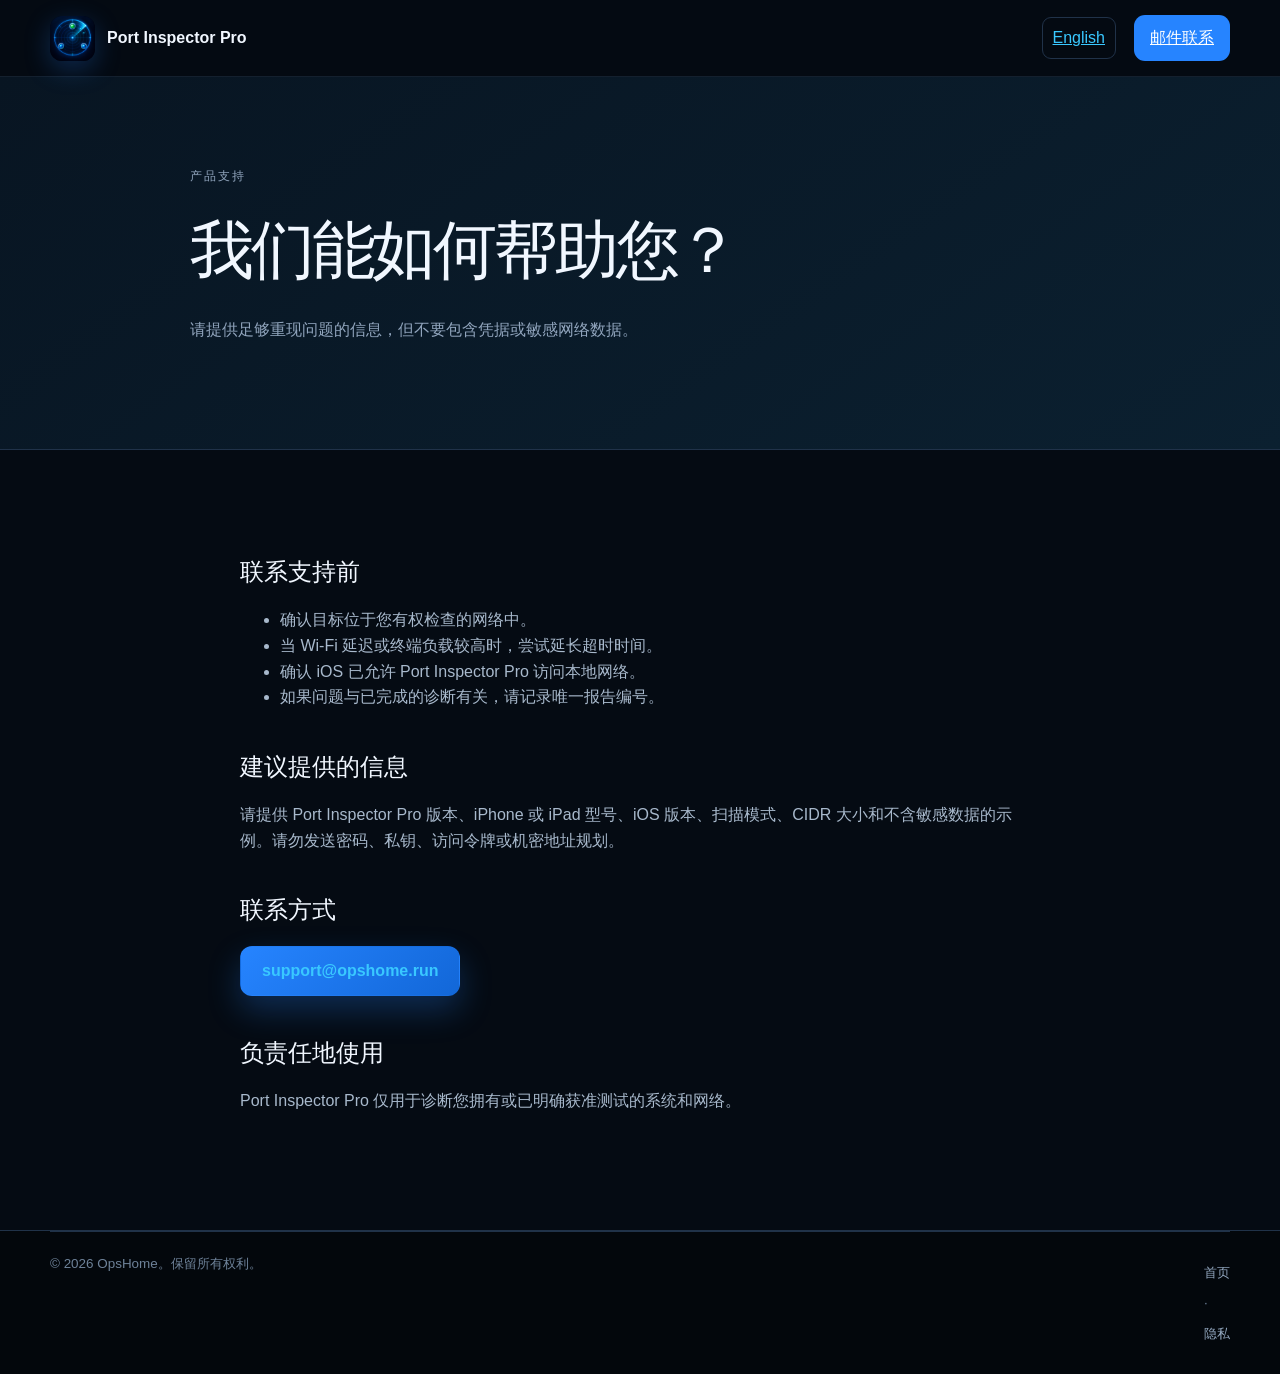
<file: docs/zh-cn/support/index.html>
<!doctype html><html lang="zh-Hans"><head><meta charset="utf-8"><meta name="viewport" content="width=device-width,initial-scale=1"><title>支持 — Port Inspector Pro</title><meta name="description" content="获取 Port Inspector Pro 产品支持。"><meta name="theme-color" content="#050b13"><link rel="canonical" href="https://port-inspector.superstat2011.chatgpt.site/zh-cn/support/"><link rel="alternate" hreflang="en" href="https://port-inspector.superstat2011.chatgpt.site/support/"><link rel="alternate" hreflang="zh-Hans" href="https://port-inspector.superstat2011.chatgpt.site/zh-cn/support/"><link rel="icon" type="image/png" href="../../assets/images/app-logo.png"><link rel="stylesheet" href="../../styles.css"></head><body><header class="site-header"><div class="nav"><a class="brand" href="../"><img src="../../assets/images/app-logo.png" alt=""><span>Port Inspector Pro</span></a><a class="language-link" href="../../support/" lang="en">English</a><a class="nav-cta" href="mailto:support@opshome.run?subject=Port%20Inspector%20Pro%20Support">邮件联系</a></div></header><main><section class="page-hero"><p class="eyebrow">产品支持</p><h1>我们能如何帮助您？</h1><p>请提供足够重现问题的信息，但不要包含凭据或敏感网络数据。</p></section><article class="page-content"><h2>联系支持前</h2><ul><li>确认目标位于您有权检查的网络中。</li><li>当 Wi-Fi 延迟或终端负载较高时，尝试延长超时时间。</li><li>确认 iOS 已允许 Port Inspector Pro 访问本地网络。</li><li>如果问题与已完成的诊断有关，请记录唯一报告编号。</li></ul><h2>建议提供的信息</h2><p>请提供 Port Inspector Pro 版本、iPhone 或 iPad 型号、iOS 版本、扫描模式、CIDR 大小和不含敏感数据的示例。请勿发送密码、私钥、访问令牌或机密地址规划。</p><h2>联系方式</h2><p><a class="button primary" href="mailto:support@opshome.run?subject=Port%20Inspector%20Pro%20Support">support@opshome.run</a></p><h2>负责任地使用</h2><p>Port Inspector Pro 仅用于诊断您拥有或已明确获准测试的系统和网络。</p></article></main><footer><div class="footer-bottom"><span>© 2026 OpsHome。保留所有权利。</span><span><a href="../">首页</a> · <a href="../privacy/">隐私</a></span></div></footer></body></html>
</file>
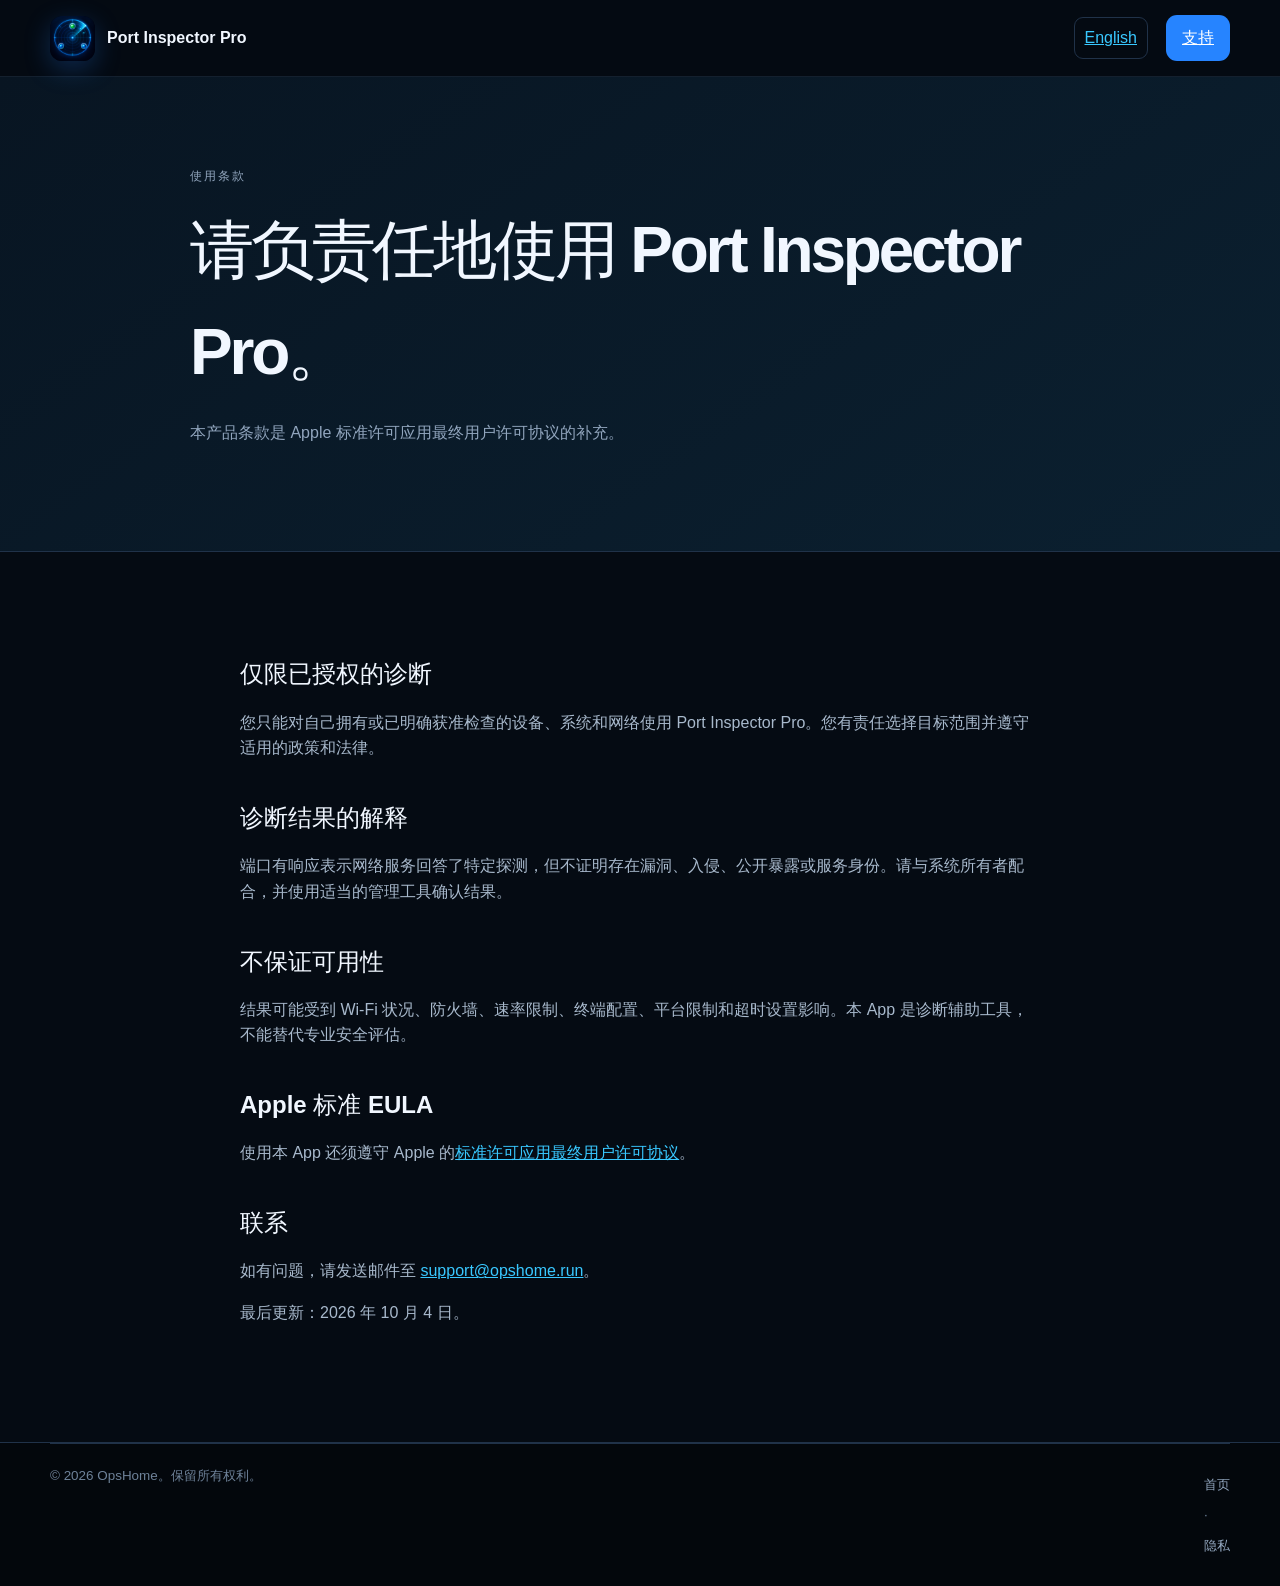
<file: docs/zh-cn/terms/index.html>
<!doctype html><html lang="zh-Hans"><head><meta charset="utf-8"><meta name="viewport" content="width=device-width,initial-scale=1"><title>使用条款 — Port Inspector Pro</title><meta name="description" content="Port Inspector Pro 使用条款。"><meta name="theme-color" content="#050b13"><link rel="canonical" href="https://port-inspector.superstat2011.chatgpt.site/zh-cn/terms/"><link rel="alternate" hreflang="en" href="https://port-inspector.superstat2011.chatgpt.site/terms/"><link rel="alternate" hreflang="zh-Hans" href="https://port-inspector.superstat2011.chatgpt.site/zh-cn/terms/"><link rel="icon" type="image/png" href="../../assets/images/app-logo.png"><link rel="stylesheet" href="../../styles.css"></head><body><header class="site-header"><div class="nav"><a class="brand" href="../"><img src="../../assets/images/app-logo.png" alt=""><span>Port Inspector Pro</span></a><a class="language-link" href="../../terms/" lang="en">English</a><a class="nav-cta" href="../support/">支持</a></div></header><main><section class="page-hero"><p class="eyebrow">使用条款</p><h1>请负责任地使用 Port Inspector Pro。</h1><p>本产品条款是 Apple 标准许可应用最终用户许可协议的补充。</p></section><article class="page-content"><h2>仅限已授权的诊断</h2><p>您只能对自己拥有或已明确获准检查的设备、系统和网络使用 Port Inspector Pro。您有责任选择目标范围并遵守适用的政策和法律。</p><h2>诊断结果的解释</h2><p>端口有响应表示网络服务回答了特定探测，但不证明存在漏洞、入侵、公开暴露或服务身份。请与系统所有者配合，并使用适当的管理工具确认结果。</p><h2>不保证可用性</h2><p>结果可能受到 Wi-Fi 状况、防火墙、速率限制、终端配置、平台限制和超时设置影响。本 App 是诊断辅助工具，不能替代专业安全评估。</p><h2>Apple 标准 EULA</h2><p>使用本 App 还须遵守 Apple 的<a href="https://www.apple.com/legal/internet-services/itunes/dev/stdeula/">标准许可应用最终用户许可协议</a>。</p><h2>联系</h2><p>如有问题，请发送邮件至 <a href="mailto:support@opshome.run">support@opshome.run</a>。</p><p>最后更新：2026 年 10 月 4 日。</p></article></main><footer><div class="footer-bottom"><span>© 2026 OpsHome。保留所有权利。</span><span><a href="../">首页</a> · <a href="../privacy/">隐私</a></span></div></footer></body></html>
</file>
<file: docs/styles.css>
:root{color-scheme:dark;--bg:#050b13;--panel:#0b1522;--panel2:#101d2d;--line:#203249;--text:#f1f7ff;--muted:#91a5bd;--cyan:#39c8ff;--blue:#2684ff;--mint:#37d69d;--orange:#ffad4d;--red:#ff6075;font-family:Inter,ui-sans-serif,-apple-system,BlinkMacSystemFont,"Segoe UI",sans-serif;font-synthesis:none}*{box-sizing:border-box}html{scroll-behavior:smooth}body{margin:0;color:var(--text);background:var(--bg);line-height:1.6}a{color:inherit}img{max-width:100%}.site-header{position:sticky;top:0;z-index:20;border-bottom:1px solid rgba(118,155,197,.15);background:rgba(5,11,19,.88);backdrop-filter:blur(18px)}.nav{width:min(1180px,calc(100% - 40px));min-height:76px;margin:auto;display:flex;align-items:center;gap:28px}.brand{display:flex;align-items:center;gap:12px;text-decoration:none;font-weight:850}.brand img{width:45px;height:45px;border-radius:12px;box-shadow:0 8px 26px rgba(38,132,255,.25)}.nav-menu{margin-left:auto;display:flex;align-items:center;gap:24px}.nav-menu>a{text-decoration:none;color:#b6c5d7;font-size:.92rem;font-weight:700}.nav-menu>a:hover{color:#fff}.nav-cta{padding:10px 16px!important;color:#fff!important;border-radius:11px;background:var(--blue)}.menu-button{display:none;margin-left:auto;padding:9px 12px;color:#fff;border:1px solid var(--line);border-radius:10px;background:var(--panel)}.hero{position:relative;overflow:hidden;background:radial-gradient(circle at 76% 18%,rgba(55,214,157,.13),transparent 25%),radial-gradient(circle at 18% 20%,rgba(38,132,255,.22),transparent 31%),linear-gradient(145deg,#050b13,#071421 70%,#08212b)}.hero:after{content:"";position:absolute;inset:0;pointer-events:none;background-image:linear-gradient(rgba(95,163,221,.045) 1px,transparent 1px),linear-gradient(90deg,rgba(95,163,221,.045) 1px,transparent 1px);background-size:44px 44px;mask-image:linear-gradient(#000,transparent 92%)}.hero-grid{position:relative;z-index:1;width:min(1180px,calc(100% - 40px));min-height:700px;margin:auto;padding:90px 0;display:grid;grid-template-columns:1.05fr .95fr;align-items:center;gap:70px}.eyebrow{margin:0 0 12px;color:var(--cyan);font-size:.78rem;font-weight:900;letter-spacing:.16em}.hero h1{max-width:700px;margin:0;font-size:clamp(3.2rem,6.8vw,6.2rem);line-height:.94;letter-spacing:-.06em}.lede{max-width:650px;margin:26px 0 0;color:#b1c2d5;font-size:1.16rem}.hero-actions{display:flex;gap:12px;margin-top:32px}.button{display:inline-flex;min-height:50px;padding:0 21px;align-items:center;justify-content:center;border:1px solid transparent;border-radius:12px;text-decoration:none;font-weight:850}.primary{background:linear-gradient(135deg,var(--blue),#1267d8);box-shadow:0 14px 32px rgba(38,132,255,.27)}.secondary{border-color:#304865;background:rgba(255,255,255,.04)}.trust{display:flex;flex-wrap:wrap;gap:18px;margin-top:24px;color:#9eb1c8;font-size:.86rem;font-weight:700}.trust span:before{content:"";display:inline-block;width:7px;height:7px;margin-right:8px;border-radius:50%;background:var(--mint);box-shadow:0 0 13px var(--mint)}.product-demo{padding:20px;border:1px solid rgba(92,143,194,.28);border-radius:30px;background:rgba(7,15,25,.85);box-shadow:0 36px 90px rgba(0,0,0,.45);backdrop-filter:blur(18px)}.demo-head,.host-title{display:flex;align-items:center;justify-content:space-between;gap:15px}.overline{display:block;color:#7189a4;font-size:.68rem;font-weight:900;letter-spacing:.12em}.demo-head code{color:var(--cyan);font-size:.76rem}.complete{padding:5px 9px;color:var(--mint);border:1px solid rgba(55,214,157,.3);border-radius:999px;background:rgba(55,214,157,.08);font-size:.72rem;font-weight:800}.metric-grid{display:grid;grid-template-columns:1fr 1fr;gap:9px;margin:17px 0}.metric-grid div{padding:13px;border:1px solid var(--line);border-radius:13px;background:var(--panel)}.metric-grid strong,.metric-grid span{display:block}.metric-grid strong{font-size:1.45rem}.metric-grid span{color:var(--muted);font-size:.72rem}.metric-grid .good strong{color:var(--mint)}.warning{padding:13px;border:1px solid rgba(255,173,77,.25);border-radius:13px;background:rgba(255,173,77,.07)}.warning span,.warning strong,.warning small{display:block}.warning span{color:var(--orange);font-size:.67rem;font-weight:900;letter-spacing:.11em}.warning strong{margin:3px 0;font-size:.9rem}.warning small{color:#aebed0}.host-card{margin-top:10px;padding:14px;border:1px solid var(--line);border-radius:15px;background:var(--panel)}.host-title{padding-bottom:8px}.host-title strong{font-family:ui-monospace,monospace}.host-title span{color:var(--muted);font-size:.72rem}.port{display:grid;grid-template-columns:54px 1fr;gap:8px;padding:9px 0;border-top:1px solid var(--line)}.port>code{color:var(--cyan);font-weight:900}.port span,.port small{display:block}.port b{font-size:.78rem}.port small{color:var(--muted);font-size:.69rem}.port.risk>code,.port.risk small{color:var(--orange)}.metrics{position:relative;z-index:2;width:min(1080px,calc(100% - 40px));margin:-34px auto 0;display:grid;grid-template-columns:repeat(4,1fr);border:1px solid var(--line);border-radius:20px;background:#0a1420;box-shadow:0 24px 60px rgba(0,0,0,.35)}.metrics div{padding:24px}.metrics div+div{border-left:1px solid var(--line)}.metrics strong,.metrics span{display:block}.metrics span{margin-top:4px;color:var(--muted);font-size:.84rem}.section,.privacy,.cta{width:min(1180px,calc(100% - 40px));margin:auto}.section{padding:112px 0}.section-head{max-width:760px}.section h2,.dark-band h2,.privacy h2,.cta h2{margin:0;font-size:clamp(2.2rem,4.3vw,3.6rem);line-height:1.06;letter-spacing:-.045em}.section-head>p:last-child,.privacy p,.cta p{color:var(--muted);font-size:1.05rem}.feature-grid{display:grid;grid-template-columns:repeat(4,1fr);gap:15px;margin-top:42px}.feature-grid article,.knowledge-grid article{padding:27px;border:1px solid var(--line);border-radius:18px;background:linear-gradient(145deg,#0b1522,#0a121d)}.feature-grid article>span{display:grid;width:38px;height:38px;place-items:center;color:var(--cyan);border-radius:10px;background:rgba(57,200,255,.09);font-weight:900}.feature-grid h3,.knowledge-grid h3{margin:20px 0 7px}.feature-grid p,.knowledge-grid p{margin:0;color:var(--muted);font-size:.92rem}.dark-band{padding:100px 0;border-block:1px solid var(--line);background:#08111c}.band-inner{width:min(1180px,calc(100% - 40px));margin:auto}.steps{display:grid;grid-template-columns:repeat(4,1fr);gap:15px;margin:40px 0 0;padding:0;list-style:none}.steps li{display:flex;gap:14px;padding:22px;border:1px solid var(--line);border-radius:16px;background:var(--panel)}.steps li>span{color:var(--cyan);font:900 .78rem ui-monospace,monospace}.steps h3{margin:0}.steps p{margin:5px 0 0;color:var(--muted);font-size:.9rem}.split{display:grid;grid-template-columns:1fr 1fr;gap:70px;align-items:center}.note{margin-top:28px;padding:18px;border-left:3px solid var(--orange);background:rgba(255,173,77,.06)}.note strong,.note span{display:block}.note span{margin-top:4px;color:var(--muted);font-size:.9rem}.report-list{display:grid;grid-template-columns:1fr 1fr;gap:11px}.report-list div{padding:20px;border:1px solid var(--line);border-radius:15px;background:var(--panel)}.report-list b,.report-list span{display:block}.report-list b{color:var(--cyan);font-size:1.45rem}.report-list span{color:var(--muted);font-size:.82rem}.report-list .wide{grid-column:1/-1}.report-list .wide b{overflow:hidden;font-size:.8rem;font-family:ui-monospace,monospace;text-overflow:ellipsis}.knowledge{padding-top:20px}.knowledge-grid{display:grid;grid-template-columns:repeat(3,1fr);gap:16px;margin-top:38px}.knowledge-grid code{color:var(--mint);font-weight:900}.privacy{padding:58px;display:grid;grid-template-columns:1.2fr .8fr;gap:60px;border:1px solid rgba(57,200,255,.22);border-radius:28px;background:radial-gradient(circle at 85% 20%,rgba(55,214,157,.14),transparent 35%),linear-gradient(135deg,#0a2234,#0b1724)}.privacy ul{margin:0;padding:0;list-style:none}.privacy li{padding:13px 0;border-bottom:1px solid rgba(141,174,205,.18)}.privacy li:before{content:"✓";margin-right:10px;color:var(--mint);font-weight:900}.cta{margin-top:110px;margin-bottom:110px;padding:48px;display:flex;align-items:center;justify-content:space-between;gap:30px;border:1px solid var(--line);border-radius:24px;background:var(--panel)}.cta p{max-width:680px;margin-bottom:0}footer{border-top:1px solid var(--line);background:#03070c}.footer-grid{width:min(1180px,calc(100% - 40px));margin:auto;padding:60px 0;display:grid;grid-template-columns:1.5fr .7fr 1fr;gap:60px}.footer-brand{display:flex;gap:14px}.footer-brand img{width:52px;height:52px;border-radius:13px}.footer-brand strong,.footer-brand span{display:block}.footer-brand span{max-width:300px;margin-top:5px;color:var(--muted);font-size:.9rem}footer h2{margin:0 0 15px;font-size:.78rem;letter-spacing:.13em;text-transform:uppercase}footer a{display:block;margin:9px 0;color:var(--muted);text-decoration:none;font-weight:650}.product-link{display:flex;align-items:center;gap:9px}.product-link img{width:25px;height:25px;object-fit:contain;border-radius:7px}.footer-bottom{width:min(1180px,calc(100% - 40px));margin:auto;padding:21px 0;display:flex;justify-content:space-between;border-top:1px solid var(--line);color:#6e8299;font-size:.84rem}.footer-bottom a{text-decoration:none}.page-hero{padding:90px max(20px,calc((100% - 900px)/2));background:linear-gradient(145deg,#081522,#0b2030);border-bottom:1px solid var(--line)}.page-hero h1{margin:0;font-size:clamp(2.5rem,5vw,4.5rem);letter-spacing:-.05em}.page-hero p{max-width:680px;color:var(--muted)}.page-content{width:min(800px,calc(100% - 40px));margin:auto;padding:65px 0 100px}.page-content h2{margin:38px 0 8px}.page-content p,.page-content li{color:#a8b9cc}.page-content a{color:var(--cyan)}
@media(max-width:950px){.hero-grid,.split{grid-template-columns:1fr}.product-demo{max-width:600px}.metrics,.feature-grid,.steps{grid-template-columns:1fr 1fr}.metrics div:nth-child(3){border-left:0;border-top:1px solid var(--line)}.metrics div:nth-child(4){border-top:1px solid var(--line)}.privacy{grid-template-columns:1fr}.menu-button{display:block}.nav-menu{position:absolute;top:76px;left:20px;right:20px;display:none;padding:18px;border:1px solid var(--line);border-radius:0 0 16px 16px;background:#08111c}.nav-menu.open{display:grid}.nav-menu a{padding:8px}.footer-grid{grid-template-columns:1fr 1fr}.footer-brand{grid-column:1/-1}}
@media(max-width:620px){.hero-grid{width:calc(100% - 28px);min-height:auto;padding:65px 0 90px}.hero h1{font-size:clamp(2.8rem,14vw,4.3rem)}.hero-actions{flex-direction:column}.metrics,.feature-grid,.steps,.knowledge-grid,.report-list{grid-template-columns:1fr}.metrics div+div{border-left:0;border-top:1px solid var(--line)}.section{padding:82px 0}.privacy{width:100%;padding:52px 20px;border-radius:0}.cta{margin-block:75px;padding:32px 23px;align-items:flex-start;flex-direction:column}.footer-grid{grid-template-columns:1fr;gap:32px}.footer-brand{grid-column:auto}.footer-bottom{flex-direction:column;gap:8px}.product-demo{padding:13px;border-radius:21px}}
.language-link{padding:7px 10px;border:1px solid var(--line);border-radius:9px;color:var(--cyan)!important}.language-link:hover{border-color:var(--cyan)}.nav>.language-link{margin-left:auto}
@media(prefers-reduced-motion:reduce){html{scroll-behavior:auto}}

.brand{flex-shrink:0}.brand span{white-space:nowrap}.hero-actions{flex-wrap:wrap}
@media(min-width:951px){.nav{gap:18px}.nav-menu{gap:16px}.nav-menu>a{font-size:.86rem}}
</file>
